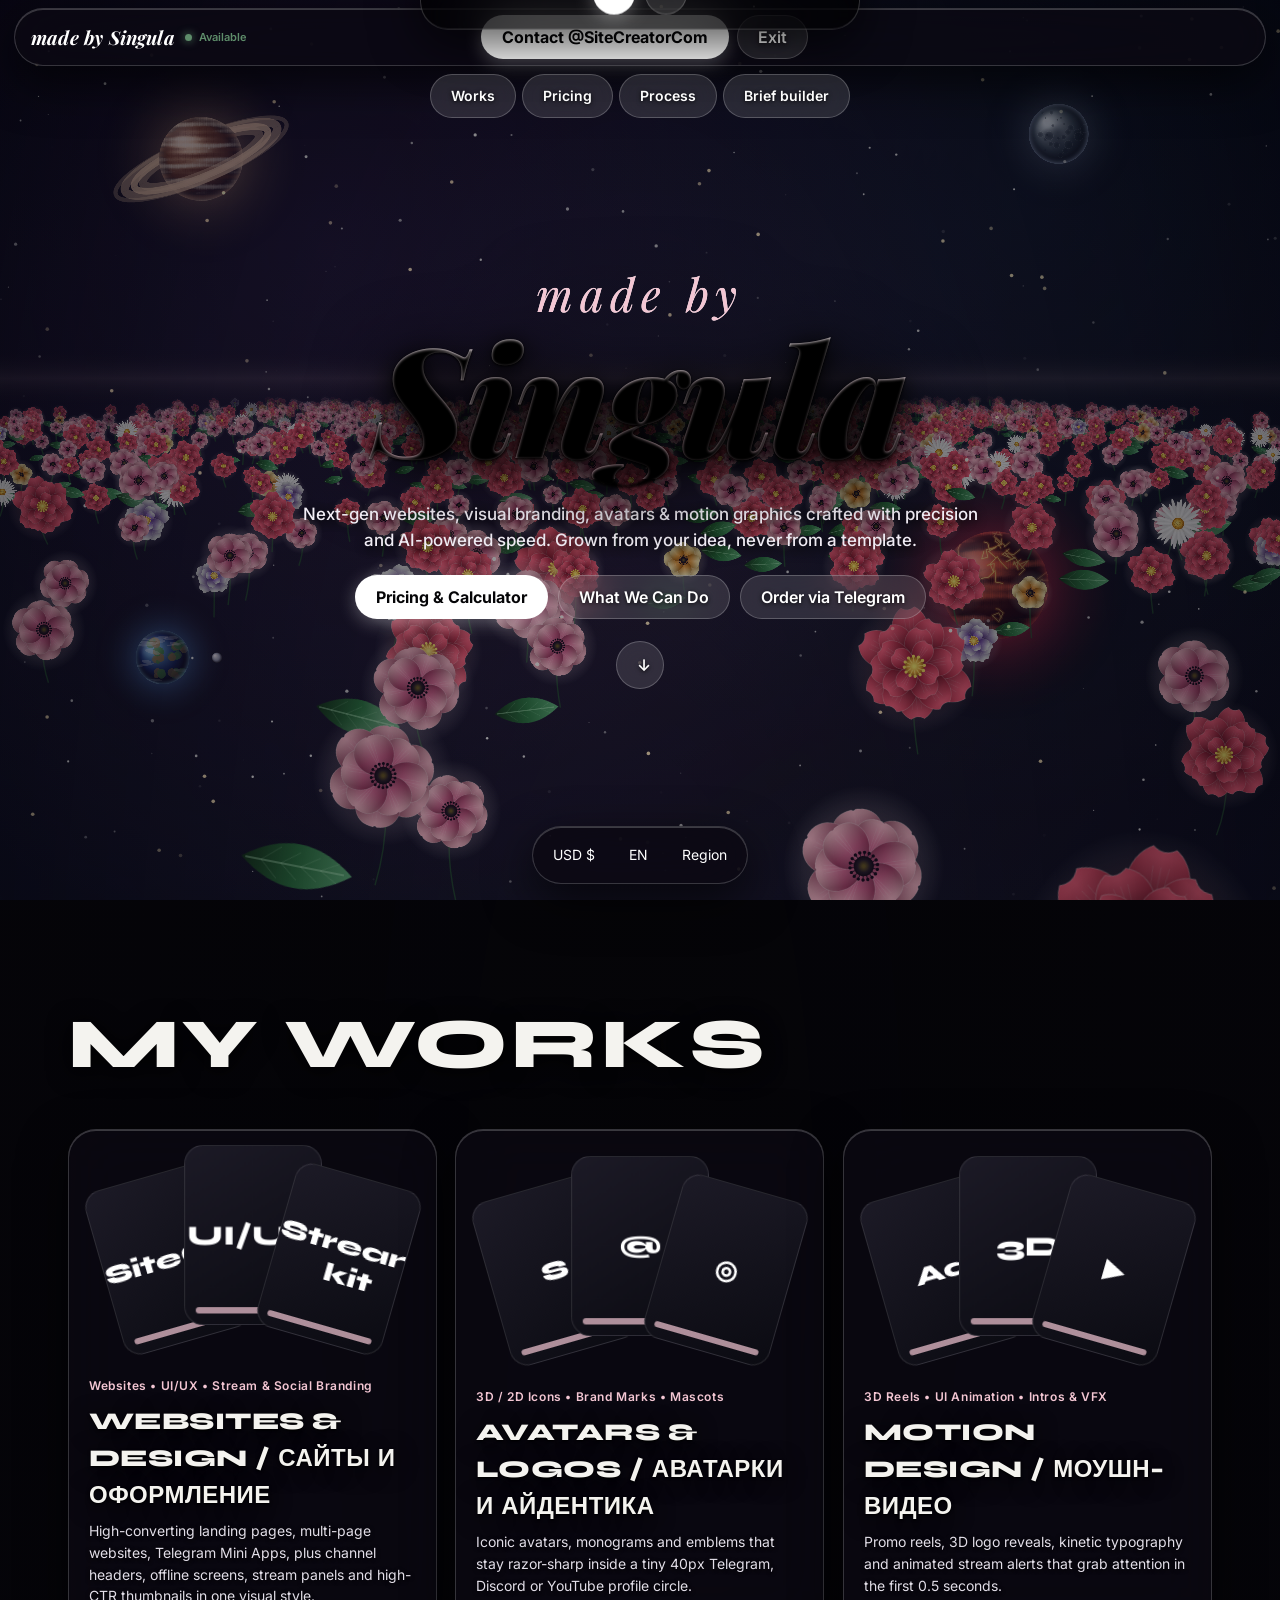
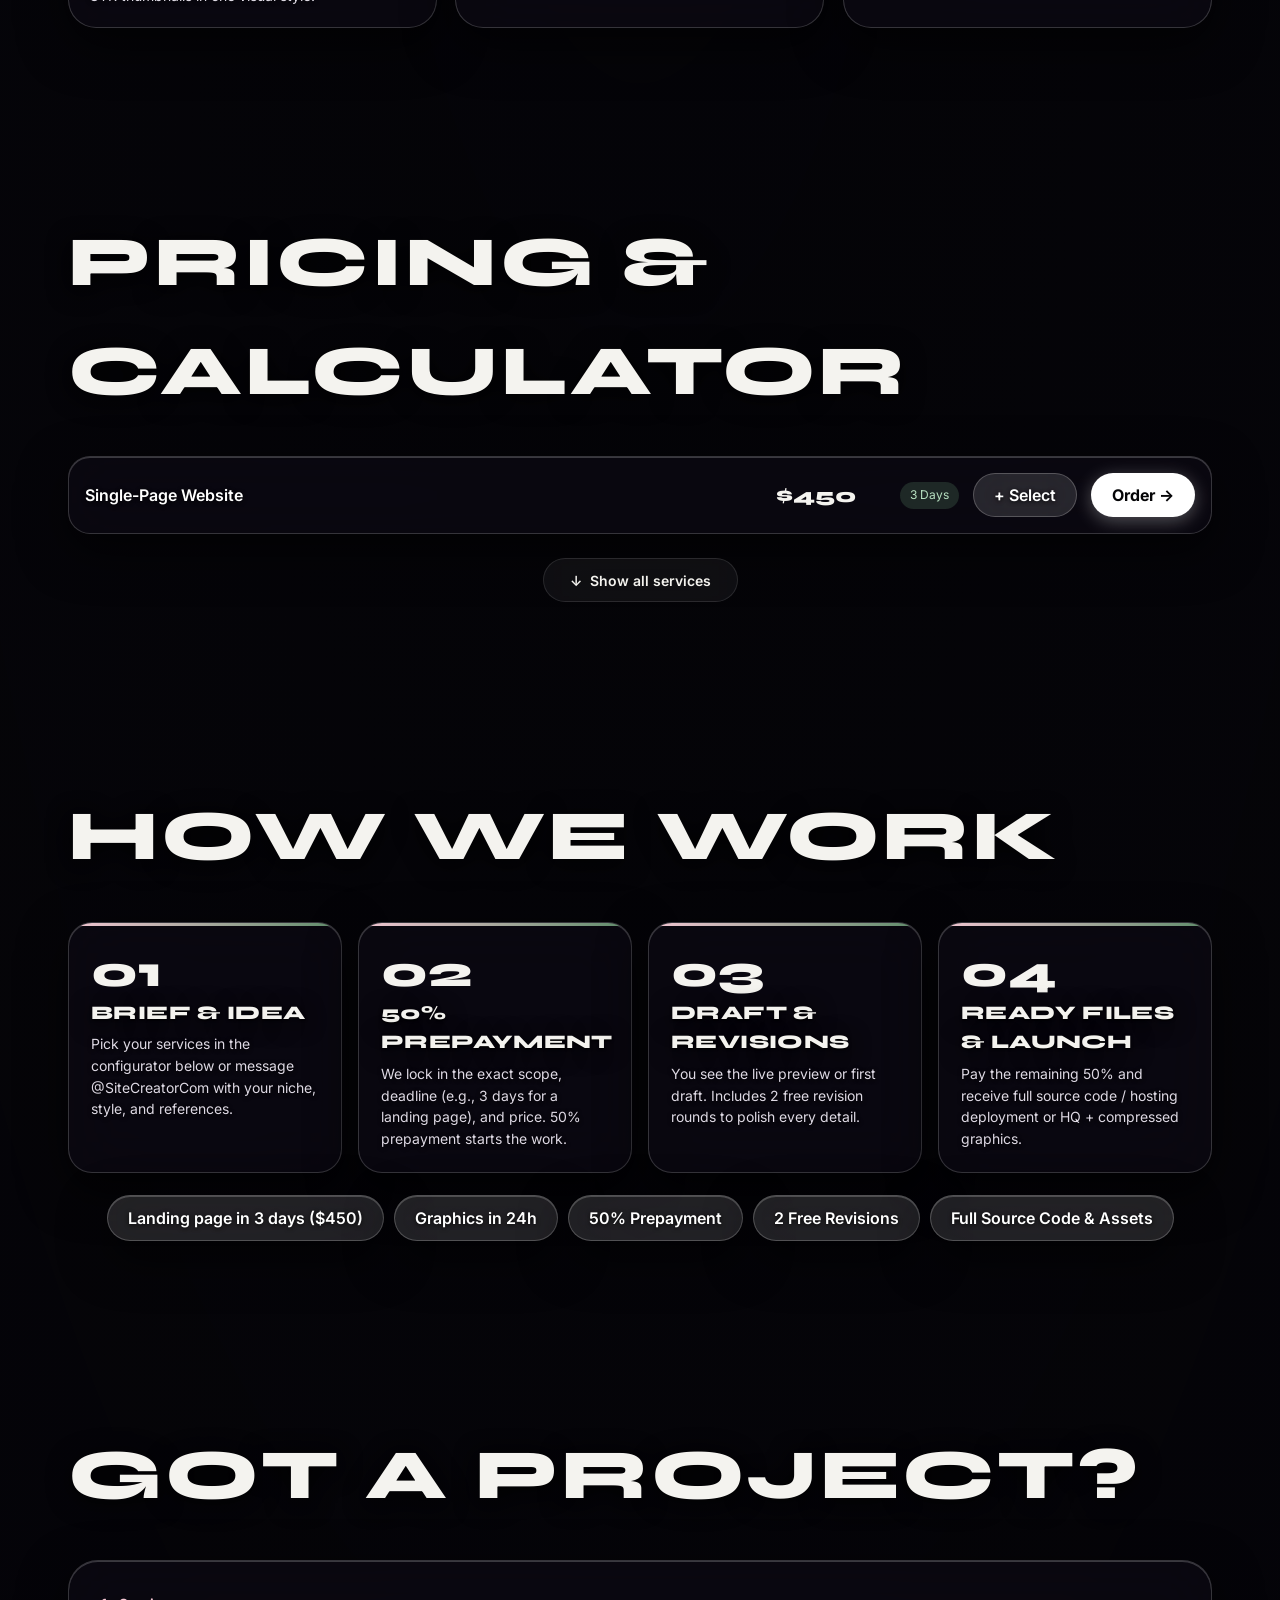
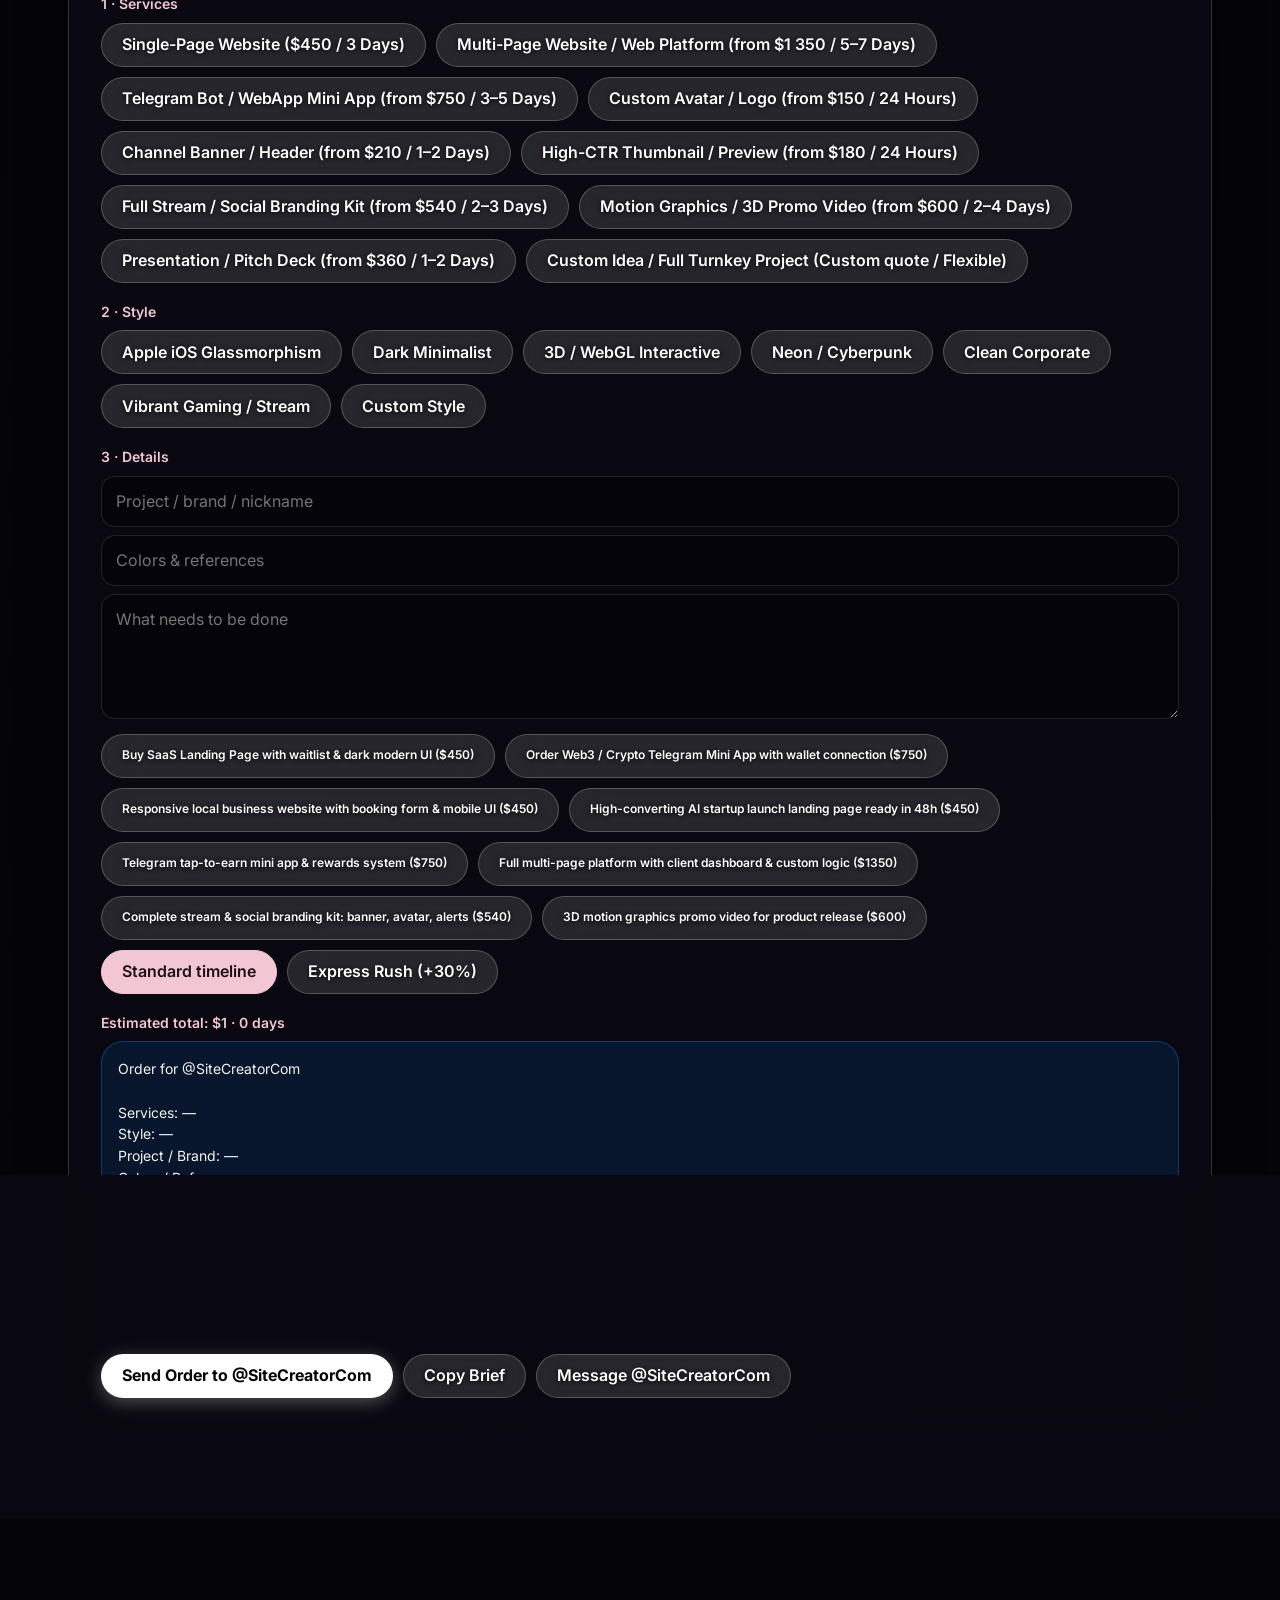
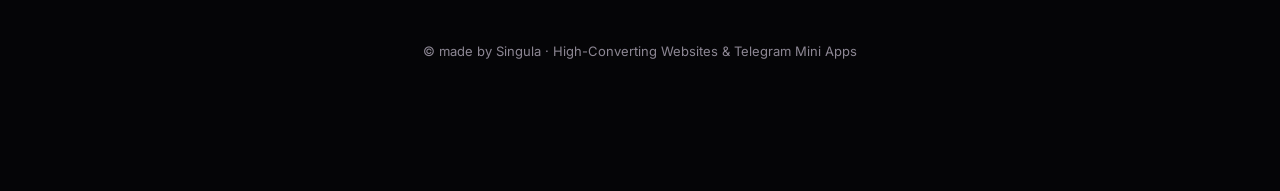
<file: index.html>
<!DOCTYPE html>
<html lang="en">
<head>
<meta charset="utf-8">
<meta name="viewport" content="width=device-width,initial-scale=1,viewport-fit=cover">
<title>Buy Websites, Landing Pages &amp; Telegram Mini Apps — Singula</title>
<meta name="description" content="Buy high-converting custom websites, SaaS landing pages, and Web3 Telegram Mini Apps built in 48-72h. Production-ready clean code, glassmorphic dark UI, flat transparent pricing from $150. Full source code &amp; 2 free revision rounds included.">
<meta name="keywords" content="buy website, buy landing page, buy saas website, hire telegram mini app developer, buy telegram bot, telegram mini app development, custom landing page design, fast web development 48h, order landing page, responsive website for sale, hire frontend developer, cheap website for business, web3 telegram app, ton mini app developer, buy portfolio website, indie hacker landing page, order custom website, landing page designer hire">
<meta name="robots" content="index, follow, max-image-preview:large, max-snippet:-1, max-video-preview:-1">
<meta name="author" content="Singula">
<link rel="canonical" href="https://creatorsiteapp.github.io/">

<!-- Open Graph / Social Sharing -->
<meta property="og:type" content="website">
<meta property="og:locale" content="en_US">
<meta property="og:url" content="https://creatorsiteapp.github.io/">
<meta property="og:site_name" content="SiteCreator">
<meta property="og:title" content="Buy Custom Websites &amp; Telegram Mini Apps in 48h — SiteCreator">
<meta property="og:description" content="High-converting SaaS landing pages and Web3 Telegram Mini Apps from $150. 48h turnaround, modern glassmorphic dark UI, clean production code.">
<meta property="og:image" content="https://creatorsiteapp.github.io/preview.png">
<meta property="og:image:type" content="image/png">
<meta property="og:image:width" content="1200">
<meta property="og:image:height" content="630">
<meta property="og:image:alt" content="SiteCreator — Custom Websites &amp; Telegram Mini Apps from $150">

<!-- Twitter Card -->
<meta name="twitter:card" content="summary_large_image">
<meta name="twitter:title" content="Buy Custom Websites &amp; Telegram Mini Apps in 48h — SiteCreator">
<meta name="twitter:description" content="High-converting landing pages &amp; Telegram WebApps from $150. 48h turnaround, custom animations, 2 free revisions.">
<meta name="twitter:image" content="https://creatorsiteapp.github.io/preview.png">
<meta name="twitter:image:alt" content="SiteCreator — Custom Websites &amp; Telegram Mini Apps from $150">

<!-- Custom Vector SVG Favicon (No generic globe) -->
<link rel="icon" type="image/svg+xml" href="data:image/svg+xml,%3Csvg xmlns='http://www.w3.org/2000/svg' viewBox='0 0 64 64'%3E%3Cdefs%3E%3ClinearGradient id='g' x1='0%25' y1='0%25' x2='100%25' y2='100%25'%3E%3Cstop offset='0%25' stop-color='%23F3C6D3'/%3E%3Cstop offset='100%25' stop-color='%235E8C6A'/%3E%3C/linearGradient%3E%3C/defs%3E%3Crect width='64' height='64' rx='16' fill='%23050507' stroke='rgba(255,255,255,0.2)' stroke-width='2'/%3E%3Cpath d='M42 22 C38 16 26 16 22 22 C18 28 46 32 42 42 C38 48 24 48 20 42' fill='none' stroke='url(%23g)' stroke-width='5.5' stroke-linecap='round' stroke-linejoin='round'/%3E%3Ccircle cx='44' cy='20' r='3.5' fill='%23F3C6D3'/%3E%3Ccircle cx='20' cy='44' r='3.5' fill='%235E8C6A'/%3E%3C/svg%3E">

<!-- Schema.org Structured Data for Google Search Ranking -->
<script type="application/ld+json">
{
  "@context": "https://schema.org",
  "@type": "ProfessionalService",
  "name": "SiteCreator",
  "image": "https://creatorsiteapp.github.io/preview.png",
  "url": "https://creatorsiteapp.github.io/",
  "description": "High-converting custom websites, SaaS landing pages, and Web3 Telegram Mini Apps delivered in 48-72h.",
  "priceRange": "$$",
  "currenciesAccepted": "USD, EUR, USDT, GBP",
  "paymentAccepted": "Credit Card, Cryptocurrency, PayPal",
  "hasOfferCatalog": {
    "@type": "OfferCatalog",
    "name": "Web Development Services",
    "itemListElement": [
      {
        "@type": "Offer",
        "itemOffered": {
          "@type": "Service",
          "name": "Single-Page Website / SaaS Landing Page",
          "description": "Modern responsive single-page landing page with custom glassmorphism and animations in 3 days."
        },
        "price": "150",
        "priceCurrency": "USD"
      },
      {
        "@type": "Offer",
        "itemOffered": {
          "@type": "Service",
          "name": "Telegram Bot / WebApp Mini App",
          "description": "Custom Web3 / crypto Telegram Mini App with wallet connection, rewards, or tap mechanics."
        },
        "price": "250",
        "priceCurrency": "USD"
      },
      {
        "@type": "Offer",
        "itemOffered": {
          "@type": "Service",
          "name": "Multi-Page Web Platform",
          "description": "Full-scale multi-page website or web application with custom logic."
        },
        "price": "450",
        "priceCurrency": "USD"
      }
    ]
  }
}
</script>

<link rel="stylesheet" href="https://fonts.googleapis.com/css2?family=Syne:wght@700;800&family=Inter:wght@400;500;600&family=Playfair+Display:ital,wght@1,400;1,700;1,900&display=swap">
<style>
:root{--g:rgba(255,255,255,.05);--b:rgba(255,255,255,.11);--pk:#F3C6D3;--sg:#5E8C6A;--cr:#F4F3EF;--sp:cubic-bezier(.16,1,.3,1);box-sizing:border-box}
*{box-sizing:border-box;-webkit-tap-highlight-color:transparent}
html{scroll-behavior:smooth;-webkit-text-size-adjust:100%}
body{margin:0;background:#050507;color:var(--cr);font:400 16px/1.55 Inter,-apple-system,"SF Pro Display",sans-serif;overflow-x:hidden;min-height:100dvh}
@media(pointer:fine){body,a,button{cursor:none}}
canvas#c{position:fixed;inset:0;width:100%;height:100dvh;z-index:0;pointer-events:none}
main,footer,header{position:relative;z-index:2}
main{background:radial-gradient(ellipse 95% 75% at 50% 25%,rgba(5,4,10,.35) 0,rgba(5,4,10,.72) 100%)}
.g{background:rgba(12,9,18,.82);border:1px solid rgba(255,255,255,.18);box-shadow:0 16px 48px rgba(0,0,0,.65),inset 0 1px 0 rgba(255,255,255,.2);backdrop-filter:blur(28px) saturate(190%);-webkit-backdrop-filter:blur(28px) saturate(190%)}
h1,h2,h3{font-family:Syne,sans-serif;font-weight:800;text-transform:uppercase;margin:0;letter-spacing:.03em;text-shadow:0 4px 22px rgba(0,0,0,.95),0 1px 3px #000}
button,input,textarea{font:inherit;color:inherit}
button{min-height:44px;border:0;transition:transform .5s var(--sp),background .3s;touch-action:manipulation}
button:active{transform:scale(.96)}
.pill{border-radius:99px;padding:0 20px;background:rgba(255,255,255,.12);border:1px solid rgba(255,255,255,.22);color:#fff;font-weight:600;text-shadow:0 1px 4px rgba(0,0,0,.85);backdrop-filter:blur(20px);touch-action:manipulation}
.pill.w,.w{background:#fff;color:#050507;font-weight:700;text-shadow:none;box-shadow:0 4px 18px rgba(255,255,255,.3)}
.pill.on{background:var(--pk);color:#1a1016;border-color:var(--pk);text-shadow:none}
header{position:fixed;top:0;left:0;right:0;z-index:100;padding:max(8px,env(safe-area-inset-top)) 14px 0}
.hr{display:grid;grid-template-columns:1fr auto 1fr;align-items:center;gap:8px;padding:6px 8px 6px 16px;border-radius:99px;margin-bottom:8px}
.br{font:italic 700 19px "Playfair Display",Georgia,serif;text-transform:none;letter-spacing:.01em;border:0;background:none;color:#fff;text-align:left;padding:0;display:flex;gap:10px;align-items:center;min-width:0}
.live-dot{width:7px;height:7px;border-radius:50%;background:var(--sg);display:inline-block;box-shadow:0 0 8px var(--sg);margin-right:2px}
.br small{font:600 11px Inter;color:var(--sg);white-space:nowrap;display:flex;align-items:center;gap:5px;letter-spacing:0}
.ra{display:flex;gap:8px;justify-content:flex-end}
nav{display:flex;gap:6px;overflow-x:auto;justify-content:center;scrollbar-width:none}
nav button{white-space:nowrap;font-size:14px}
section{padding:90px 18px;max-width:1180px;margin:auto}
.hero{min-height:100dvh;display:flex;flex-direction:column;align-items:center;justify-content:center;text-align:center;padding-top:150px;gap:22px}
#ht{font:italic 900 clamp(3.6rem,13vw,9.5rem)/.98 "Playfair Display",Georgia,serif;text-transform:none;letter-spacing:-.01em;filter:drop-shadow(0 10px 36px rgba(0,0,0,.95));background:linear-gradient(180deg,#FFFFFF 0%,#FBE9F0 50%,#F3C6D3 100%);-webkit-background-clip:text;background-clip:text;color:transparent;-webkit-text-fill-color:transparent;overflow-wrap:normal;word-break:keep-all;max-width:960px;margin:0 auto}
.sub{max-width:680px;color:#f3eff7;font-weight:500;font-size:17px;text-shadow:0 2px 10px rgba(0,0,0,.95);margin:0}
.row{display:flex;flex-wrap:wrap;gap:10px;justify-content:center}
.dn{width:48px;height:48px;border-radius:50%;animation:pu 2.4s infinite}
@keyframes pu{50%{transform:translateY(6px);box-shadow:0 0 22px rgba(255,255,255,.3)}}
h2{font-size:clamp(2rem,6vw,4.4rem);margin-bottom:30px;letter-spacing:.04em;text-shadow:0 4px 24px rgba(0,0,0,.95)}
.cards{display:grid;grid-template-columns:repeat(auto-fit,minmax(280px,1fr));gap:18px}
.card{border-radius:28px;padding:20px;text-align:left;display:block;width:100%;height:auto}
.stk{height:210px;position:relative;perspective:700px;margin-bottom:12px}
.m{position:absolute;left:50%;top:14px;width:130px;height:170px;margin-left:-65px;border-radius:18px;display:grid;place-items:center;font:800 26px Syne;color:#fff;background:linear-gradient(150deg,#1c1a26,#0b0b12);border:1px solid var(--b);transition:transform .8s var(--sp);will-change:transform;text-align:center;overflow:hidden}
.m:nth-child(1){transform:rotate(-5deg)}.m:nth-child(2){transform:translateY(-6px)}.m:nth-child(3){transform:rotate(5deg)}
.card:hover .m:nth-child(1),.card.on .m:nth-child(1){transform:translate3d(-86px,10px,0) rotate(-16deg)}
.card:hover .m:nth-child(3),.card.on .m:nth-child(3){transform:translate3d(86px,10px,0) rotate(16deg)}
.card:hover .m:nth-child(2),.card.on .m:nth-child(2){transform:translate3d(0,-14px,0) scale(1.06)}
.m i{position:absolute;inset:auto 10px 10px;height:6px;border-radius:9px;background:var(--pk);opacity:.7}
.tag{font-size:12px;color:var(--pk);font-weight:600;letter-spacing:.05em}
.card h3{font-size:1.5rem;margin:6px 0;letter-spacing:.02em}.card p{margin:0;color:#e2dee8;font-size:14px;text-shadow:0 1px 4px rgba(0,0,0,.85)}
.pr{border-radius:22px;margin-bottom:10px;padding:10px 16px;transition:transform .5s var(--sp),background .4s}
.pr:hover{background:rgba(255,255,255,.09);transform:scale(1.01)}
.ph{display:flex;flex-wrap:wrap;align-items:center;gap:10px 14px;min-height:56px}
.ph b{flex:1 1 220px;font-weight:600;color:#fff;text-shadow:0 1px 4px rgba(0,0,0,.85)}
.pv{font:800 20px Syne;min-width:110px}
.bd{font-size:12px;padding:4px 10px;border-radius:99px;background:rgba(94,140,106,.25);color:#b7e0c1}
.pd{display:grid;grid-template-rows:0fr;transition:grid-template-rows .6s var(--sp)}
.pd>div{overflow:hidden;color:#ded9e4;font-size:14px;text-shadow:0 1px 4px rgba(0,0,0,.85)}
.pr:hover .pd,.pr.open .pd{grid-template-rows:1fr}
.pd p{margin:8px 0 6px}
.steps{display:grid;grid-template-columns:repeat(auto-fit,minmax(230px,1fr));gap:16px}
.st{border-radius:24px;padding:22px;position:relative;overflow:hidden}
.st::before{content:"";position:absolute;left:0;top:0;height:3px;width:0;background:linear-gradient(90deg,var(--pk),var(--sg));transition:width .9s var(--sp)}
.st:hover::before,.rv.in .st::before{width:100%}
.st em{font:800 44px Syne;font-style:normal;display:inline-block;transition:transform .6s var(--sp);transform-origin:left}
.st:hover em{transform:scale(1.25)}
.st h3{font-size:1.2rem;letter-spacing:.02em}.st p{color:#ded9e4;font-size:14px;margin:6px 0 0;text-shadow:0 1px 4px rgba(0,0,0,.85)}
.bf{border-radius:30px;padding:clamp(16px,3vw,32px);display:grid;gap:18px}
.bf h4{margin:0 0 8px;font-size:14px;color:var(--pk);font-weight:600}
input,textarea{width:100%;font-size:16px;padding:12px 14px;border-radius:14px;background:rgba(0,0,0,.35);border:1px solid var(--b);outline:0;margin-bottom:8px}
input:focus,textarea:focus{border-color:var(--pk)}
.pv2{border-radius:22px;padding:16px;background:rgba(10,132,255,.12);border:1px solid rgba(10,132,255,.35);white-space:pre-wrap;font-size:14px;max-height:320px;overflow:auto}
footer{padding:120px 18px 130px;text-align:center;color:#8d8794;font-size:13px}
#bh{position:fixed;left:0;top:0;width:18px;height:18px;margin:-9px 0 0 -9px;border-radius:50%;background:#000;z-index:300;pointer-events:none;box-shadow:0 0 0 2px rgba(255,255,255,.6),0 0 18px 6px rgba(243,198,211,.4);transition:width .5s var(--sp),height .5s var(--sp),margin .5s var(--sp),box-shadow .4s}
#bh::after{content:"";position:absolute;inset:-7px;border-radius:50%;border:2px dotted rgba(255,255,255,.55);animation:sp 3s linear infinite}
@keyframes sp{to{transform:rotate(360deg)}}
#bh.h{width:44px;height:44px;margin:-22px 0 0 -22px;box-shadow:0 0 0 2px #fff,0 0 34px 12px rgba(255,255,255,.45)}
@media(pointer:coarse){#bh{display:none}}
#dock{position:fixed;left:50%;transform:translateX(-50%);bottom:max(16px,env(safe-area-inset-bottom));z-index:150;display:flex;gap:6px;padding:6px;border-radius:99px}
#dock button{border-radius:99px;background:none;color:#fff;padding:0 14px;font-size:14px}
#geo{position:fixed;left:50%;top:calc(max(8px,env(safe-area-inset-top)) + 72px);transform:translate(-50%,-160%);z-index:200;width:min(92vw,440px);border-radius:28px;padding:14px 16px;transition:transform .8s var(--sp);background:rgba(0,0,0,.7);text-align:center}
#geo.on{transform:translate(-50%,0)}#geo p{margin:0 0 10px;font-size:14px}
#ov{position:fixed;inset:0;z-index:250;background:rgba(0,0,0,.5);backdrop-filter:blur(8px);display:flex;align-items:center;justify-content:center;opacity:0;pointer-events:none;transition:opacity .4s}
#ov.on{opacity:1;pointer-events:auto}
#pn{width:min(94vw,520px);max-height:80dvh;overflow:auto;border-radius:30px;padding:18px;background:rgba(20,20,28,.85);transform:scale(.92);transition:transform .6s var(--sp)}
#ov.on #pn{transform:none}
#pn .row{justify-content:flex-start}#pn p{color:#cfcad3;font-size:14px}
#ts{position:fixed;left:50%;bottom:90px;transform:translate(-50%,40px);opacity:0;z-index:300;padding:10px 18px;border-radius:99px;background:#fff;color:#000;transition:.5s var(--sp);font-size:14px}
#ts.on{transform:translate(-50%,0);opacity:1}
.rv{opacity:0;transform:translateY(28px);transition:opacity .9s var(--sp),transform .9s var(--sp)}.rv.in{opacity:1;transform:none}
@media(prefers-reduced-motion:reduce){*{animation:none!important}.rv{opacity:1;transform:none}}
.card,.bf{position:relative;transform:perspective(900px) rotateX(var(--rx,0deg)) rotateY(var(--ry,0deg));transition:transform .25s ease-out}
.card::after,.bf::after{content:"";position:absolute;inset:0;border-radius:inherit;pointer-events:none;background:radial-gradient(circle 170px at var(--gx,50%) var(--gy,50%),rgba(255,255,255,.2),transparent);opacity:0;transition:opacity .4s}
.card:hover::after,.bf:hover::after{opacity:1}
.pr{position:relative;overflow:hidden}
.pr::before{content:"";position:absolute;top:0;bottom:0;left:0;width:45%;background:linear-gradient(100deg,transparent,rgba(255,255,255,.14),transparent);transform:translateX(-120%);pointer-events:none}
.pr:hover::before{animation:wv 1.1s var(--sp)}@keyframes wv{to{transform:translateX(330%)}}
#rows-extra{display:grid;grid-template-rows:0fr;transition:grid-template-rows 1s cubic-bezier(.16,1,.3,1)}
#rows-extra>div{overflow:hidden}
#rows-extra.open{grid-template-rows:1fr}
.xwrap{text-align:center;margin-top:14px}
#xbtn{display:inline-flex;align-items:center;gap:8px;padding:0 26px;min-height:44px;border-radius:99px;background:var(--g);border:1px solid var(--b);color:var(--cr);font-size:14px;font-weight:600;backdrop-filter:blur(20px);transition:background .3s,box-shadow .3s}
#xbtn:hover{background:rgba(255,255,255,.09);box-shadow:0 0 18px rgba(243,198,211,.2)}
#xbtn .xa{transition:transform .6s cubic-bezier(.16,1,.3,1);display:inline-block}
#xbtn.open .xa{transform:rotate(180deg)}
.pv{display:inline-block;transition:transform .6s var(--sp)}.pr:hover .pv{transform:scale(1.14)}
.pr:hover .bd{animation:bp .9s ease-in-out infinite}@keyframes bp{50%{transform:scale(1.12);box-shadow:0 0 14px rgba(94,140,106,.7)}}

/* COMPREHENSIVE NATIVE MOBILE OPTIMIZATIONS */
@media(max-width:768px){
  header{padding:max(6px,env(safe-area-inset-top)) 10px 0}
  .hr{grid-template-columns:auto 1fr auto;gap:6px;padding:5px 8px 5px 12px;margin-bottom:6px}
  .br{font-size:15px;gap:6px}
  .br small{font-size:10px}
  .br span{display:none}
  .sad{font-size:clamp(18px,4.5vw,24px);padding:0 2px}
  .ra{gap:6px}
  .ra .pill{height:36px;min-height:36px;padding:0 12px;font-size:12px}
  .ra .w{display:none}
  nav{justify-content:flex-start;padding:0 4px 4px;gap:6px;-webkit-overflow-scrolling:touch}
  nav button{height:36px;min-height:36px;padding:0 14px;font-size:13px}

  .hero{padding-top:125px;padding-bottom:30px;min-height:auto;gap:18px}
  #ht{font-size:clamp(3rem,17vw,5rem);line-height:1}
  .sub{font-size:14px;line-height:1.55;padding:0 6px}
  .hero .row{flex-direction:column;width:100%;max-width:320px;gap:8px}
  .hero .row .pill{width:100%;justify-content:center;text-align:center;min-height:46px;line-height:46px;font-size:15px}
  .dn{margin-top:6px;width:42px;height:42px}

  section{padding:54px 14px}
  h2{font-size:clamp(1.75rem,6.2vw,2.4rem);margin-bottom:20px}

  .cards{grid-template-columns:1fr;gap:14px}
  .card{padding:18px 16px;border-radius:24px}
  .stk{height:165px;margin-bottom:8px}
  .m{width:110px;height:140px;margin-left:-55px;font-size:22px}
  .card:hover .m:nth-child(1),.card.on .m:nth-child(1){transform:translate3d(-60px,8px,0) rotate(-14deg)}
  .card:hover .m:nth-child(3),.card.on .m:nth-child(3){transform:translate3d(60px,8px,0) rotate(14deg)}
  .card:hover .m:nth-child(2),.card.on .m:nth-child(2){transform:translate3d(0,-10px,0) scale(1.04)}

  .steps{grid-template-columns:1fr;gap:12px}
  .st{padding:18px 16px;border-radius:20px}
  .st em{font-size:34px}
  .st h3{font-size:1.1rem}
  .st p{font-size:13px}
  #h .row{display:flex;flex-wrap:wrap;gap:6px;justify-content:center}
  #h .row .pill{line-height:36px!important;padding:0 12px!important;font-size:12px!important}

  .bf{padding:16px 14px;border-radius:24px;gap:16px}
  .bf h4{font-size:13px;margin:0 0 6px}
  #sc,#vc,#tc{gap:6px}
  #sc .pill,#vc .pill,#tc .pill{font-size:13px;padding:9px 13px;min-height:40px;line-height:1.35;white-space:normal;text-align:left;border-radius:16px}
  input,textarea{font-size:16px!important;padding:12px 14px;border-radius:14px;min-height:46px;margin-bottom:6px}
  #u0,#u1{flex:1 1 130px;min-height:42px;height:42px;font-size:13px;padding:0 10px;text-align:center}
  .pv2{padding:14px 12px;font-size:13px;line-height:1.45;border-radius:18px;max-height:240px}
  .bf .row:last-child{display:flex;flex-direction:column;gap:8px;width:100%}
  .bf .row:last-child .pill{width:100%;text-align:center;justify-content:center;height:48px;min-height:48px;font-size:14px;font-weight:600}

  footer{padding:80px 14px calc(100px + env(safe-area-inset-bottom));font-size:12px}
  #dock{bottom:max(12px,env(safe-area-inset-bottom));padding:4px;gap:4px;background:rgba(15,15,22,.88);backdrop-filter:blur(24px);-webkit-backdrop-filter:blur(24px);box-shadow:0 8px 32px rgba(0,0,0,.6);border:1px solid rgba(255,255,255,.14)}
  #dock button{padding:0 12px;font-size:12px;height:36px;min-height:36px}
  #ts{bottom:76px;font-size:13px;padding:8px 16px;max-width:88vw;white-space:nowrap;overflow:hidden;text-overflow:ellipsis}
  #ov{align-items:flex-end}
  #pn{width:100%;border-radius:26px 26px 0 0;padding:20px 16px max(24px,env(safe-area-inset-bottom));max-height:85dvh;-webkit-overflow-scrolling:touch;transform:translateY(100%)}
  #pn::before{content:"";display:block;width:44px;height:5px;border-radius:9px;background:rgba(255,255,255,.35);margin:0 auto 14px}
  #pn .row button{flex:1 1 120px;min-height:42px;font-size:13px}
  #geo{width:min(94vw,380px);padding:14px;border-radius:22px;top:calc(max(6px,env(safe-area-inset-top)) + 64px)}
  #geo p{font-size:13px;margin-bottom:8px}
  #geo .row .pill{flex:1 1 110px;min-height:40px;font-size:13px}
}

@media(max-width:640px){
  .pr{padding:14px;border-radius:20px;margin-bottom:10px}
  .ph{display:grid;grid-template-columns:1fr auto;gap:8px 8px;align-items:center;min-height:auto}
  .ph b{grid-column:1;font-size:15px;line-height:1.3;flex:none}
  .ph .pv{grid-column:2;text-align:right;font-size:18px;min-width:auto}
  .ph .bd{grid-column:1 / -1;justify-self:start;font-size:11px;padding:3px 9px;margin-top:-2px}
  .ph .sl{grid-column:1;width:100%;min-height:42px;height:42px;font-size:13px;padding:0 8px;text-align:center}
  .ph .od{grid-column:2;width:100%;min-height:42px;height:42px;font-size:13px;padding:0 12px;text-align:center}
  .pd>div{font-size:13px;line-height:1.45}
}
#ht .mb{display:block;font-size:.3em;font-weight:400;letter-spacing:.14em;margin-bottom:.12em;color:var(--pk);-webkit-text-fill-color:var(--pk);text-shadow:none}
#ht .sg{display:block;padding:0 .08em .06em}
</style>
</head>
<body>
<canvas id="c"></canvas><div id="bh"></div>
<header>
<div class="hr g"><button class="br" onclick="scrollTo({top:0})">made by Singula <small><span class="live-dot"></span> Available</small></button><div class="ra"><button class="pill w" data-i="contact" onclick="open('https://t.me/SiteCreatorCom')"></button><button class="pill" onclick="exitSheet()">Exit</button></div></div>
<nav><button class="pill" data-i="works" onclick="go('w')"></button><button class="pill" data-i="pricing" onclick="go('p')"></button><button class="pill" data-i="process" onclick="go('h')"></button><button class="pill" data-i="brief" onclick="go('b')"></button></nav>
</header>
<div id="geo" class="g"><p id="gt"></p><div class="row"><button class="pill w" id="gy"></button><button class="pill" id="gn"></button></div></div>
<main>
<section class="hero"><h1 id="ht"><span class="mb">made by</span><span class="sg">Singula</span></h1><p class="sub" data-i="sub"></p>
<div class="row"><button class="pill w" data-i="p1" onclick="go('p')"></button><button class="pill" data-i="p2" onclick="go('w')"></button><button class="pill" data-i="p3" onclick="go('b')"></button></div>
<button class="pill dn" onclick="go('w')">↓</button></section>
<section id="w" class="rv"><h2 data-i="hw"></h2><div class="cards" id="cards"></div></section>
<section id="p" class="rv"><h2 data-i="hp"></h2><div id="rows"></div></section>
<section id="h" class="rv"><h2 data-i="hpr"></h2><div class="steps">
<div class="st g"><em>01</em><h3>Brief & Idea</h3><p>Pick your services in the configurator below or message @SiteCreatorCom with your niche, style, and references.</p></div>
<div class="st g"><em>02</em><h3>50% Prepayment</h3><p>We lock in the exact scope, deadline (e.g., 3 days for a landing page), and price. 50% prepayment starts the work.</p></div>
<div class="st g"><em>03</em><h3>Draft & Revisions</h3><p>You see the live preview or first draft. Includes 2 free revision rounds to polish every detail.</p></div>
<div class="st g"><em>04</em><h3>Ready Files & Launch</h3><p>Pay the remaining 50% and receive full source code / hosting deployment or HQ + compressed graphics.</p></div></div>
<div class="row" style="margin-top:22px"><span class="pill g" style="line-height:44px">Landing page in 3 days ($450)</span><span class="pill g" style="line-height:44px">Graphics in 24h</span><span class="pill g" style="line-height:44px">50% Prepayment</span><span class="pill g" style="line-height:44px">2 Free Revisions</span><span class="pill g" style="line-height:44px">Full Source Code & Assets</span></div></section>
<section id="b" class="rv"><h2 data-i="hb"></h2><div class="bf g">
<div><h4>1 · Services</h4><div class="row" id="sc" style="justify-content:flex-start"></div></div>
<div><h4>2 · Style</h4><div class="row" id="vc" style="justify-content:flex-start"></div></div>
<div><h4>3 · Details</h4><input id="nm" placeholder="Project / brand / nickname"><input id="cl" placeholder="Colors & references"><textarea id="ds" rows="4" placeholder="What needs to be done"></textarea>
<div class="row" id="tc" style="justify-content:flex-start"></div>
<div class="row" style="justify-content:flex-start;margin-top:10px"><button class="pill on" id="u0">Standard timeline</button><button class="pill" id="u1">Express Rush (+30%)</button></div></div>
<div><h4 id="tot"></h4><div class="pv2" id="pv"></div></div>
<div class="row" style="justify-content:flex-start"><button class="pill w" data-i="send" onclick="send()"></button><button class="pill" data-i="copy" onclick="cp(1)"></button><button class="pill" data-i="direct" onclick="open('https://t.me/SiteCreatorCom')"></button></div></div></section>
</main>
<footer>© made by Singula · High-Converting Websites & Telegram Mini Apps</footer>
<div id="dock" class="g"><button id="bc" onclick="curSheet()"></button><button id="bl" onclick="langSheet()"></button><button onclick="geoSheet()">Region</button></div>
<div id="ov"><div id="pn" class="g"></div></div><div id="ts"></div>
<script>
const $=i=>document.getElementById(i),T='SiteCreatorCom';
const K='works,pricing,process,brief,contact,sub,p1,p2,p3,hw,hp,hpr,hb,sel,ord,from,custom,send,copy,direct,total,days'.split(',');
const D={
en:"Works|Pricing|Process|Brief builder|Contact @SiteCreatorCom|Next-gen websites, visual branding, avatars & motion graphics crafted with precision and AI-powered speed. Grown from your idea, never from a template.|Pricing & Calculator|What We Can Do|Order via Telegram|MY WORKS|PRICING & CALCULATOR|HOW WE WORK|GOT A PROJECT?|+ Select|Order →|from|Custom quote|Send Order to @SiteCreatorCom|Copy Brief|Message @SiteCreatorCom|Estimated total|days",
ru:"Работы|Цены|Процесс|Бриф|Написать @SiteCreatorCom|Сайты нового поколения, оформление, аватарки и моушн-графика. Вырастает из твоей идеи, а не из шаблона.|Цены и калькулятор|Что мы умеем|Заказ в Telegram|МОИ РАБОТЫ|ЦЕНЫ И КАЛЬКУЛЯТОР|КАК МЫ РАБОТАЕМ|ЕСТЬ ПРОЕКТ?|+ Выбрать|Заказать →|от|Индивидуально|Отправить заказ @SiteCreatorCom|Скопировать бриф|Написать @SiteCreatorCom|Итого|дн.",
ua:"Роботи|Ціни|Процес|Бриф|Написати @SiteCreatorCom|Сайти нового покоління, оформлення, аватарки та моушн-графіка. Виростає з твоєї ідеї, а не з шаблону.|Ціни та калькулятор|Що ми вміємо|Замовлення в Telegram|МОЇ РОБОТИ|ЦІНИ ТА КАЛЬКУЛЯТОР|ЯК МИ ПРАЦЮЄМО|Є ПРОЄКТ?|+ Обрати|Замовити →|від|Індивідуально|Надіслати замовлення @SiteCreatorCom|Скопіювати бриф|Написати @SiteCreatorCom|Разом|дн.",
de:"Arbeiten|Preise|Ablauf|Brief-Builder|@SiteCreatorCom kontaktieren|Websites der nächsten Generation, Branding, Avatare & Motion Graphics. Aus deiner Idee gewachsen, nie aus einer Vorlage.|Preise & Rechner|Was wir können|Telegram-Bestellung|MEINE ARBEITEN|PREISE & RECHNER|SO ARBEITE ICH|PROJEKT?|+ Wählen|Bestellen →|ab|Individuell|Bestellung an @SiteCreatorCom senden|Brief kopieren|@SiteCreatorCom öffnen|Geschätzt|Tage",
es:"Trabajos|Precios|Proceso|Brief|Contactar @SiteCreatorCom|Sitios web de nueva generación, branding, avatares y motion graphics. Nace de tu idea, nunca de una plantilla.|Precios y calculadora|Qué hacemos|Pedido en Telegram|MIS TRABAJOS|PRECIOS Y CALCULADORA|CÓMO TRABAJO|¿UN PROYECTO?|+ Elegir|Pedir →|desde|A medida|Enviar pedido a @SiteCreatorCom|Copiar brief|Abrir @SiteCreatorCom|Total estimado|días",
pl:"Prace|Cennik|Proces|Brief|Napisz do @SiteCreatorCom|Strony nowej generacji, branding, avatary i motion graphics. Wyrasta z Twojego pomysłu, nie z szablonu.|Ceny i kalkulator|Co potrafimy|Zamówienie w Telegramie|MOJE PRACE|CENY I KALKULATOR|JAK PRACUJĘ|MASZ PROJEKT?|+ Wybierz|Zamów →|od|Wycena|Wyślij zamówienie do @SiteCreatorCom|Kopiuj brief|Otwórz @SiteCreatorCom|Razem|dni"
};
const L={};for(const k in D){L[k]={};D[k].split('|').forEach((v,i)=>L[k][K[i]]=v)}
const CU=[['USD','$',1],['EUR','€',.92],['UAH','₴',41.5],['RUB','₽',96],['GBP','£',.79],['PLN','zł',3.98],['KZT','₸',485],['BYN','Br',3.28],['TRY','₺',34.2],['CAD','C$',1.38],['AUD','A$',1.52],['CHF','Fr',.88],['JPY','¥',152],['CNY','¥',7.24],['AED','د.إ',3.67],['BRL','R$',5.7]];
const S=[
['Single-Page Website',45,0,'3 Days',3,'Modern responsive single-page website with custom animations, glassmorphic UI, mobile optimization, and clean code. Execution in just 3 days.'],
['Multi-Page Website / Web Platform',135,1,'5–7 Days',7,'Full-scale multi-page website, portfolio, or interactive web application with custom logic and animations.'],
['Telegram Bot / WebApp Mini App',75,1,'3–5 Days',5,'Custom Telegram bot or in-app WebApp interface with menus, automation, and payment/notification flows.'],
['Custom Avatar / Logo',15,1,'24 Hours',1,'Recognizable icon, monogram, or character avatar that reads clearly even in a 40px profile circle.'],
['Channel Banner / Header',21,1,'1–2 Days',2,'Custom 1920×480 profile banner or tailored cover artwork formatted for YouTube, Twitch, Telegram, or X.'],
['High-CTR Thumbnail / Preview',18,1,'24 Hours',1,'Eye-catching 1280×720 video cover or social post graphic engineered to stand out in crowded feeds.'],
['Full Stream / Social Branding Kit',54,1,'2–3 Days',3,'Offline screen, channel panels, alerts, avatar, and vertical cover — everything designed in one cohesive style.'],
['Motion Graphics / 3D Promo Video',60,1,'2–4 Days',4,'Custom animated intro, 3D logo animation, dynamic promo reel, or animated UI showcase.'],
['Presentation / Pitch Deck',36,1,'1–2 Days',2,'Stylish, readable slides for business, startups, or school/university projects in a unified aesthetic.'],
['Custom Idea / Full Turnkey Project',0,2,'Flexible',7,'Need something unique or a custom bundle? Describe your vision and get an instant tailored calculation.']
];
const ST=['Apple iOS Glassmorphism','Dark Minimalist','3D / WebGL Interactive','Neon / Cyberpunk','Clean Corporate','Vibrant Gaming / Stream','Custom Style'];
const TP=[
'Buy SaaS Landing Page with waitlist & dark modern UI ($450)',
'Order Web3 / Crypto Telegram Mini App with wallet connection ($750)',
'Responsive local business website with booking form & mobile UI ($450)',
'High-converting AI startup launch landing page ready in 48h ($450)',
'Telegram tap-to-earn mini app & rewards system ($750)',
'Full multi-page platform with client dashboard & custom logic ($1350)',
'Complete stream & social branding kit: banner, avatar, alerts ($540)',
'3D motion graphics promo video for product release ($600)'
];
const CD=[['Websites & Design / Сайты и Оформление','Websites • UI/UX • Stream & Social Branding','High-converting landing pages, multi-page websites, Telegram Mini Apps, plus channel headers, offline screens, stream panels and high-CTR thumbnails in one visual style.',['SiteCreator','UI/UX','Stream kit'],[0,1,6],'Deliverables: responsive code, brand pack, source files. Turnaround 3–7 days.'],
['Avatars & Logos / Аватарки и Айдентика','3D / 2D Icons • Brand Marks • Mascots','Iconic avatars, monograms and emblems that stay razor-sharp inside a tiny 40px Telegram, Discord or YouTube profile circle.',['S','@','◎'],[3],'Deliverables: PNG + vector, 3 variants. Turnaround 24 hours.'],
['Motion Design / Моушн-видео','3D Reels • UI Animation • Intros & VFX','Promo reels, 3D logo reveals, kinetic typography and animated stream alerts that grab attention in the first 0.5 seconds.',['Aa','3D','▶'],[7],'Deliverables: MP4 + alpha, social cuts. Turnaround 2–4 days.']];
let cur=CU[0],lg='en',sel=new Set(),sty=new Set(),rush=0;
const fm=v=>fcp(v);
const pz=s=>s[2]==2?L[lg].custom:(s[2]?L[lg].from+' ':'')+fm(s[1]*(lg=='en'?10:1));
const $$=(s,p=document)=>[...p.querySelectorAll(s)];
function go(i){$(i).scrollIntoView({behavior:'smooth'})}
function toast(t){const e=$('ts');e.textContent=t;e.classList.add('on');setTimeout(()=>e.classList.remove('on'),2200)}
function sheet(h,nodes){const p=$('pn');p.innerHTML='<h3 style="font-size:1.4rem;margin-bottom:10px">'+h+'</h3>';nodes.forEach(n=>p.append(n));$('ov').classList.add('on')}
const close=()=>$('ov').classList.remove('on');$('ov').onclick=e=>{if(e.target.id=='ov')close()};
function btn(t,f,c=''){const b=document.createElement('button');b.className='pill '+c;b.textContent=t;b.onclick=f;return b}
function wrap(arr){const d=document.createElement('div');d.className='row';arr.forEach(a=>d.append(a));return d}
function curSheet(){sheet('Currency',[wrap(CU.map(c=>btn(c[0]+' ('+c[1]+')',()=>{cur=c;close();render()},c==cur?'on':'')))])}
function langSheet(){sheet('Language',[wrap(Object.keys(L).map(k=>btn(k.toUpperCase(),()=>{lg=k;close();render()},k==lg?'on':'')))])}
function exitSheet(){const p=document.createElement('p');p.textContent='Leaving already? Save @SiteCreatorCom in Telegram before you go or reset the experience.';sheet('Exit',[p,wrap([btn('Open @SiteCreatorCom in Telegram',()=>open('https://t.me/SiteCreatorCom'),'w'),btn('Reset Scroll to Living Field',()=>{close();scrollTo({top:0})}),btn('Close Overlay',close)])])}
function openCard(i){const c=CD[i],p=document.createElement('p');p.textContent=c[2]+' '+c[5];sheet(c[0],[p,wrap([btn('+ Add to My Order Brief',()=>{c[4].forEach(x=>sel.add(x));close();render();toast('Added to brief')},'w'),btn('Close',close)])])}
/* build static */
$('cards').innerHTML=CD.map((c,i)=>`<button class="card g" onclick="openCard(${i})"><div class="stk">${c[3].map(t=>`<div class="m">${t}<i></i></div>`).join('')}</div><span class="tag">${c[1]}</span><h3>${c[0].split(' / ')[0]}</h3><p>${c[2]}</p></button>`).join('');
const XL={en:['Show all services','Hide'],ru:['Показать все услуги','Скрыть'],ua:['Показати всі послуги','Сховати'],de:['Alle Leistungen anzeigen','Ausblenden'],es:['Ver todos los servicios','Ocultar'],pl:['Pokaż wszystkie usługi','Ukryj']};
function mkRow(s,i){return`<div class="pr g" id="r${i}" onclick="this.classList.toggle('open')"><div class="ph"><b>${s[0]}</b><span class="pv"></span><span class="bd">${s[3]}</span><button class="pill sl" onclick="event.stopPropagation();tg(${i})"></button><button class="pill w od" onclick="event.stopPropagation();sel.add(${i});render();go('b')"></button></div><div class="pd"><div><p>${s[5]}</p></div></div></div>`}
$('rows').innerHTML=mkRow(S[0],0)+'<div id="rows-extra"><div>'+S.slice(1).map((s,i)=>mkRow(s,i+1)).join('')+'</div></div><div class="xwrap"><button id="xbtn" onclick="toggleXRows(this)"><span class="xa">↓</span> <span id="xbtntxt"></span></button></div>';
function toggleXRows(b){b.classList.toggle('open');$('rows-extra').classList.toggle('open');const xl=XL[lg]||XL.en;$('xbtntxt').textContent=b.classList.contains('open')?xl[1]:xl[0]}
$('vc').innerHTML=ST.map((s,i)=>`<button class="pill" onclick="sty.has(${i})?sty.delete(${i}):sty.add(${i});render()">${s}</button>`).join('');
$('tc').innerHTML=TP.map(t=>`<button class="pill" style="font-size:12px" onclick="$('ds').value=this.textContent;render()">${t}</button>`).join('');
$('u0').onclick=()=>{rush=0;render()};$('u1').onclick=()=>{rush=1;render()};
['nm','cl','ds'].forEach(i=>$(i).oninput=render);
function tg(i){sel.has(i)?sel.delete(i):sel.add(i);render()}
function cp(m){const t=brief().txt;(navigator.clipboard?navigator.clipboard.writeText(t):Promise.reject()).catch(()=>{const a=document.createElement('textarea');a.value=t;document.body.append(a);a.select();try{document.execCommand('copy')}catch(e){}a.remove()});if(m)toast('Copied ✓')}
function send(){const t=brief().txt;cp();toast('Copied — opening Telegram');open('https://t.me/'+T+'?text='+encodeURIComponent(t))}
/* geo */
const G={RU:['Мы заметили, что вы из России. Переключить язык на Русский и валюту на Рубли (₽)?','Переключить (RU / ₽)','Оставить EN / $','ru','RUB'],
UA:['Ми помітили ваш регіон. Перемкнути мову на Українську та валюту на Гривні (₴)?','Перемкнути (UA / ₴)','Залишити EN / $','ua','UAH'],
PL:['Przełączyć język na Polski i walutę na PLN (zł)?','Przełącz (PL / zł)','Zostań EN / $','pl','PLN'],
DE:['Auf Deutsch und Euro (€) umstellen?','Umstellen (DE / €)','EN / $ behalten','de','EUR'],
ES:['¿Cambiar a Español y moneda local?','Cambiar (ES / €)','Mantener EN / $','es','EUR'],
FR:['Passer en Français et en Euros (€) ?','Passer (€)','Garder EN / $','en','EUR'],
KZ:['Переключить на Русский и Тенге (₸)?','Переключить (RU / ₸)','Оставить EN / $','ru','KZT'],
TR:['Türkçe diline ve Türk Lirasına (₺) geçilsin mi?','Geç (₺)','EN / $ kalsın','en','TRY']};
function reg(l,z){l=(l||'').toLowerCase();z=z||'';
if(/Moscow|Samara|Yekaterinburg|Novosibirsk|Vladivostok|Kaliningrad/.test(z)||/^ru/.test(l))return'RU';
if(/Kyiv|Kiev|Uzhgorod/.test(z)||/^uk/.test(l))return'UA';
if(/Warsaw/.test(z)||/^pl/.test(l))return'PL';
if(/Berlin|Vienna/.test(z)||/^de/.test(l))return'DE';
if(/Madrid/.test(z)||/^es/.test(l))return'ES';
if(/Paris/.test(z)||/^fr/.test(l))return'FR';
if(/Almaty|Astana|Qostanay/.test(z)||/^kk/.test(l))return'KZ';
if(/Istanbul/.test(z)||/^tr/.test(l))return'TR';return null}
function geo(k){const g=G[k];if(!g)return;$('gt').textContent=g[0];$('gy').textContent=g[1];$('gn').textContent=g[2];
$('gy').onclick=()=>{lg=g[3];cur=CU.find(c=>c[0]==g[4]);$('geo').classList.remove('on');render()};$('gn').onclick=()=>$('geo').classList.remove('on');$('geo').classList.add('on')}
function geoSheet(){sheet('Region',[wrap([['US',null],['RU','RU'],['UA','UA'],['EU','DE'],['PL','PL'],['KZ','KZ'],['TR','TR'],['FR','FR'],['ES','ES']].map(a=>btn(a[0],()=>{close();a[1]?geo(a[1]):$('geo').classList.remove('on')})))])}
const gk=reg(navigator.languages&&navigator.languages[0]||navigator.language,Intl.DateTimeFormat().resolvedOptions().timeZone);
if(gk)setTimeout(()=>geo(gk),1400);else fetch('https://ipapi.co/json/').then(r=>r.json()).then(j=>{const m={RU:'RU',UA:'UA',PL:'PL',DE:'DE',AT:'DE',ES:'ES',FR:'FR',KZ:'KZ',TR:'TR'}[j.country_code];if(m)geo(m)}).catch(()=>{});
/* reveal */
const io=new IntersectionObserver(e=>e.forEach(x=>{if(x.isIntersecting){x.target.classList.add('in');$$('.card',x.target).forEach(c=>setTimeout(()=>c.classList.add('on'),500));setTimeout(()=>$$('.card',x.target).forEach(c=>c.classList.remove('on')),2400)}}),{threshold:.15});
$$('.rv').forEach(e=>io.observe(e));
/* cursor + pointer physics */
const fine=!matchMedia('(pointer:coarse)').matches,bh=$('bh'),ht=$('ht');
let mx=-999,my=-999,bx=-999,by=-999,act=0;
addEventListener('pointermove',e=>{mx=e.clientX;my=e.clientY;act=1;if(e.pointerType!='mouse')act=1;const r=ht.getBoundingClientRect();ht.style.setProperty('--x',mx-r.left+'px');ht.style.setProperty('--y',my-r.top+'px');bh.classList.toggle('h',!!e.target.closest('button,.pr,a,input,textarea'))});
addEventListener('pointerdown',e=>{mx=e.clientX;my=e.clientY;act=1});
addEventListener('pointerup',e=>{if(e.pointerType!='mouse')act=0});
document.addEventListener('mouseleave',()=>{act=0});
/* canvas */
const cv=$('c'),x=cv.getContext('2d');let W,H,dp,fl=[],st=[];
let FS,SX,SY,SZ,GY,ZC,EM=[],FF=[],NB,cm=null,nx=3,sk=0,LL=null,UI={};
const SK=Array.from({length:40},()=>({x:0,y:0,l:0}));
function flowerSprite(ty,n,c0,c1,c2,glow,wd){const Z=256,o=document.createElement('canvas');o.width=o.height=Z;const g=o.getContext('2d');g.translate(Z/2,Z/2);g.scale(2,2);let rs=ty*97+n*13+(wd?5:0);const rnd=()=>(rs=(rs*9301+49297)%233280)/233280;
if(glow){const rg=g.createRadialGradient(0,0,6,0,0,64);rg.addColorStop(0,glow);rg.addColorStop(1,'rgba(255,255,255,0)');g.fillStyle=rg;g.fillRect(-64,-64,128,128)}
const shape=(L,W)=>{g.beginPath();if(ty==1){g.moveTo(0,-L*.08);g.bezierCurveTo(-W*.62,-L*.3,-W*.55,-L*.9,0,-L);g.bezierCurveTo(W*.55,-L*.9,W*.62,-L*.3,0,-L*.08)}else if(ty==2){g.moveTo(0,0);g.bezierCurveTo(-W*1.5,-L*.15,-W*1.7,-L*.95,-W*.1,-L*.97);g.quadraticCurveTo(0,-L*.93,W*.1,-L*.97);g.bezierCurveTo(W*1.7,-L*.95,W*1.5,-L*.15,0,0)}else{g.moveTo(0,0);g.bezierCurveTo(-W*.8,-L*.2,-W*1.2,-L*.78,-W*.3,-L*.98);g.quadraticCurveTo(0,-L*.9,W*.3,-L*.98);g.bezierCurveTo(W*1.2,-L*.78,W*.8,-L*.2,0,0)}g.closePath()};
const P=3.1416,ly=ty==1?[{c:n,l:56,w:9,r:0},{c:n,l:50,w:8.5,r:P/n}]:ty==2?[{c:n,l:50,w:17,r:0},{c:n,l:40,w:15,r:P/n}]:[{c:n,l:54,w:21,r:0},{c:n,l:45,w:19,r:P/n},{c:n-1,l:35,w:16,r:1.57/n},{c:Math.max(3,n-2),l:25,w:12,r:.6}];
ly.forEach((y,li)=>{if(li){const sg=g.createRadialGradient(0,0,2,0,0,y.l+8);sg.addColorStop(0,'rgba(0,0,0,'+(ty==1?.15:.4)+')');sg.addColorStop(1,'rgba(0,0,0,0)');g.fillStyle=sg;g.beginPath();g.arc(0,0,y.l+8,0,7);g.fill()}
for(let i=0;i<y.c;i++){g.save();g.rotate(i*6.2832/y.c+y.r+(rnd()-.5)*.14);g.scale(1,.93+rnd()*.14);
const pg=g.createLinearGradient(0,0,0,-y.l);pg.addColorStop(0,c0);pg.addColorStop(.4,c1);pg.addColorStop(.88,c2);pg.addColorStop(1,wd?'#3a2a2f':c2);g.fillStyle=pg;shape(y.l,y.w);g.fill();
g.save();shape(y.l,y.w);g.clip();const sh=g.createLinearGradient(-y.w,0,y.w,0);sh.addColorStop(0,'rgba(0,0,0,.22)');sh.addColorStop(.5,'rgba(255,255,255,'+(wd?0:.14)+')');sh.addColorStop(1,'rgba(0,0,0,.18)');g.fillStyle=sh;g.fillRect(-y.w*2,-y.l,y.w*4,y.l);g.restore();
g.strokeStyle=wd?'rgba(0,0,0,.3)':'rgba(255,255,255,.24)';g.lineWidth=.7;shape(y.l,y.w);g.stroke();
g.lineWidth=.5;g.strokeStyle=wd?'rgba(0,0,0,.16)':'rgba(255,255,255,.16)';[0,-.3,.3].forEach(d=>{g.beginPath();g.moveTo(0,-y.l*.12);g.quadraticCurveTo(d*y.w*.5,-y.l*.5,d*y.w*.7,-y.l*.8);g.stroke()});g.restore()}});
if(ty==1){const cg=g.createRadialGradient(-2,-2,1,0,0,14);cg.addColorStop(0,wd?'#4a3829':'#FFF08A');cg.addColorStop(.6,wd?'#2c1e15':'#F2B632');cg.addColorStop(1,wd?'#170f0a':'#A8590C');g.fillStyle=cg;g.beginPath();g.arc(0,0,13,0,7);g.fill();g.fillStyle=wd?'rgba(20,12,8,.5)':'rgba(120,60,0,.45)';for(let k=1;k<46;k++){const a=k*2.39996,r=Math.sqrt(k)*1.85;g.beginPath();g.arc(Math.cos(a)*r,Math.sin(a)*r,.9,0,7);g.fill()}}
else if(ty==2){const cg=g.createRadialGradient(0,0,1,0,0,9);cg.addColorStop(0,wd?'#2a2018':'#6b5a2a');cg.addColorStop(.5,wd?'#1a120c':'#2a1f2e');cg.addColorStop(1,wd?'#0e0806':'#120a18');g.fillStyle=cg;g.beginPath();g.arc(0,0,8,0,7);g.fill();for(let s=0;s<18;s++){const an=s*6.2832/18,sx=Math.cos(an)*11,sy=Math.sin(an)*11;g.strokeStyle=wd?'rgba(30,20,14,.7)':'rgba(30,18,40,.85)';g.lineWidth=.8;g.beginPath();g.moveTo(Math.cos(an)*7,Math.sin(an)*7);g.lineTo(sx,sy);g.stroke();g.fillStyle=wd?'#2a1c12':'#1a0f22';g.beginPath();g.arc(sx,sy,1.3,0,7);g.fill()}}
else{const cg=g.createRadialGradient(0,0,1,0,0,11);cg.addColorStop(0,wd?'#453225':'#FFF375');cg.addColorStop(.5,wd?'#2c1e15':'#E5A93B');cg.addColorStop(1,wd?'#170f0a':'#7A3F08');g.fillStyle=cg;g.beginPath();g.arc(0,0,9,0,7);g.fill();for(let k=0;k<12;k++){const an=k*6.2832/12,sx=Math.cos(an)*9.5,sy=Math.sin(an)*9.5;g.strokeStyle=wd?'rgba(60,40,30,.7)':'rgba(255,225,120,.85)';g.lineWidth=1;g.beginPath();g.moveTo(sx*.4,sy*.4);g.lineTo(sx,sy);g.stroke();g.fillStyle=wd?'#332014':'#FFE866';g.beginPath();g.arc(sx,sy,1.5,0,7);g.fill()}}
return o}
function createOffscreenFlowerSprites(){const lf=document.createElement('canvas');lf.width=112;lf.height=56;const g=lf.getContext('2d');g.scale(2,2);const q=g.createLinearGradient(0,14,56,14);q.addColorStop(0,'#17381f');q.addColorStop(.5,'#2f7a46');q.addColorStop(1,'#62b57e');g.fillStyle=q;g.beginPath();g.moveTo(0,14);g.quadraticCurveTo(28,-8,56,14);g.quadraticCurveTo(28,36,0,14);g.fill();g.strokeStyle='rgba(200,255,210,.4)';g.lineWidth=.9;g.beginPath();g.moveTo(2,14);g.lineTo(52,14);g.stroke();g.lineWidth=.5;g.strokeStyle='rgba(200,255,210,.22)';for(let s=1;s<5;s++)[-1,1].forEach(d=>{g.beginPath();g.moveTo(s*10,14);g.lineTo(s*10+9,14+d*(9-s));g.stroke()});
return{l:lf,f:[flowerSprite(0,6,'#5e0b1b','#b31938','#ff4d6d','rgba(255,60,90,.4)'),flowerSprite(2,6,'#8f2d56','#d85a8a','#ffb3c6','rgba(255,180,210,.45)'),flowerSprite(2,5,'#8c4308','#e58e26','#ffeaa7','rgba(255,200,100,.45)'),flowerSprite(0,5,'#3b1464','#8854d0','#dcdde1','rgba(180,140,255,.4)'),flowerSprite(1,16,'#f1e3c0','#ffffff','#ffffff','rgba(255,240,220,.45)')],w:[flowerSprite(0,6,'#261c22','#3d2c35','#54404a',0,1),flowerSprite(2,5,'#2b2016','#3f2e22','#574334',0,1)]}}
FS=createOffscreenFlowerSprites();
/* planets: pre-rendered sprites */
function planetSprite(p){const Z=640,R=120,o=document.createElement('canvas');o.width=o.height=Z;const g=o.getContext('2d');g.translate(Z/2,Z/2);let rs=p.sd;const rnd=()=>(rs=(rs*9301+49297)%233280)/233280;
const ag=g.createRadialGradient(0,0,R*.9,0,0,R*2.5);ag.addColorStop(0,p.gl);ag.addColorStop(1,'rgba(0,0,0,0)');g.fillStyle=ag;g.beginPath();g.arc(0,0,R*2.5,0,7);g.fill();
const ring=back=>{if(!p.ring)return;g.save();g.rotate(-.4);[[1.5,.2,.45],[1.72,.16,.8],[1.96,.2,.55],[2.2,.1,.35]].forEach(b=>{g.strokeStyle='rgba('+p.rc+','+b[2]+')';g.lineWidth=R*b[1];g.beginPath();g.ellipse(0,0,R*b[0],R*b[0]*.24,0,back?3.1416:0,back?6.2832:3.1416);g.stroke()});g.restore()};
ring(1);
g.save();g.beginPath();g.arc(0,0,R,0,7);g.clip();
const bg=g.createRadialGradient(-R*.4,-R*.4,R*.1,0,0,R);bg.addColorStop(0,p.c1);bg.addColorStop(.65,p.c2);bg.addColorStop(1,'#050208');g.fillStyle=bg;g.fillRect(-R,-R,2*R,2*R);
const bd=(b1,b2,f,a)=>{for(let y=-R;y<R;y+=2)for(let xx=-R;xx<R;xx+=5){const v=Math.sin((y+9*Math.sin(xx*.03+y*.05))*f)*.5+Math.sin(y*f*2.9+1.7)*.3+(rnd()-.5)*.14;g.fillStyle='rgba('+(v>0?b1:b2)+','+Math.min(.85,Math.abs(v)*a)+')';g.fillRect(xx,y,6,2.4)}};
if(p.t=='gas')bd(p.b1,p.b2,.11,1.1);
else if(p.t=='moon'){for(let k=0;k<5;k++){const a=rnd()*6.28,d=rnd()*R*.7,r=R*(.2+rnd()*.25),cx=Math.cos(a)*d,cy=Math.sin(a)*d,q=g.createRadialGradient(cx,cy,0,cx,cy,r);q.addColorStop(0,'rgba(40,48,60,.45)');q.addColorStop(1,'rgba(40,48,60,0)');g.fillStyle=q;g.fillRect(-R,-R,2*R,2*R)}
for(let k=0;k<26;k++){const a=rnd()*6.28,d=Math.sqrt(rnd())*R*.92,cx=Math.cos(a)*d,cy=Math.sin(a)*d,r=4+rnd()*rnd()*20,q=g.createRadialGradient(cx,cy,r*.2,cx,cy,r);q.addColorStop(0,'rgba(30,36,46,.5)');q.addColorStop(.85,'rgba(30,36,46,.25)');q.addColorStop(1,'rgba(255,255,255,.35)');g.fillStyle=q;g.beginPath();g.arc(cx,cy,r,0,7);g.fill()}}
else if(p.t=='lava'){bd(p.b1,p.b2,.09,.9);g.lineCap='round';g.lineJoin='round';for(let k=0;k<16;k++){let cx=(rnd()-.5)*R*1.8,cy=(rnd()-.5)*R*1.8;g.beginPath();g.moveTo(cx,cy);for(let s=0;s<6;s++){cx+=(rnd()-.5)*40;cy+=(rnd()-.5)*40;g.lineTo(cx,cy)}g.strokeStyle='rgba(255,120,30,.28)';g.lineWidth=7;g.stroke();g.strokeStyle='rgba(255,210,110,.9)';g.lineWidth=2;g.stroke()}}
else{for(let k=0;k<9;k++){const cx=(rnd()-.5)*R*1.5,cy=(rnd()-.5)*R*1.5;for(let s=0;s<9;s++){g.fillStyle=rnd()>.5?'rgba(70,150,80,.8)':'rgba(150,130,80,.8)';g.beginPath();g.arc(cx+(rnd()-.5)*34,cy+(rnd()-.5)*22,6+rnd()*14,0,7);g.fill()}}
for(let k=0;k<16;k++){g.fillStyle='rgba(255,255,255,.32)';g.beginPath();g.ellipse((rnd()-.5)*2*R,(rnd()-.5)*2*R,18+rnd()*34,4+rnd()*6,(rnd()-.5)*.5,0,7);g.fill()}}
const tm0=g.createRadialGradient(-R*.5,-R*.5,R*.35,-R*.2,-R*.2,R*1.9);tm0.addColorStop(0,'rgba(0,0,10,0)');tm0.addColorStop(.5,'rgba(0,0,10,.45)');tm0.addColorStop(1,'rgba(0,0,10,.95)');g.fillStyle=tm0;g.fillRect(-R,-R,2*R,2*R);
const rm=g.createRadialGradient(0,0,R*.76,0,0,R);rm.addColorStop(0,'rgba(0,0,0,0)');rm.addColorStop(1,'rgba('+p.at+',.5)');g.fillStyle=rm;g.fillRect(-R,-R,2*R,2*R);
if(p.t!='moon'){const sp0=g.createRadialGradient(-R*.45,-R*.45,0,-R*.45,-R*.45,R*.5);sp0.addColorStop(0,'rgba(255,255,255,.35)');sp0.addColorStop(1,'rgba(255,255,255,0)');g.fillStyle=sp0;g.fillRect(-R,-R,2*R,2*R)}
g.restore();ring(0);return o}
const PS=[{sd:3,t:'gas',c1:'#F6C894',c2:'#8A4E2B',b1:'255,236,200',b2:'120,60,30',gl:'rgba(255,190,120,.28)',at:'255,210,160',ring:1,rc:'240,205,160'},{sd:7,t:'moon',c1:'#F3F5F7',c2:'#4A5560',gl:'rgba(200,220,255,.16)',at:'200,220,255'},{sd:11,t:'lava',c1:'#FF6A4A',c2:'#3A0610',b1:'255,90,60',b2:'50,4,14',gl:'rgba(255,40,70,.42)',at:'255,70,80'},{sd:5,t:'ocean',c1:'#7FD3FF',c2:'#12307A',gl:'rgba(90,170,255,.34)',at:'120,200,255'}].map(planetSprite);
function size(){dp=Math.min(devicePixelRatio||1,2);W=innerWidth;H=innerHeight;cv.width=W*dp;cv.height=H*dp;x.setTransform(dp,0,0,dp,0,0);const m=W<768,n=m?220:1800;fl=[];
for(let i=0;i<n;i++)fl.push({x:(Math.random()-.5)*38,z:Math.random()*40,r:.17+Math.random()*.15,k:Math.random()<.12?2+i%3:i%2,w:Math.random()*6,y:Math.sin(i*.7)*.25,lf:i%3==0});
fl.sort((a,b)=>a.z-b.z);SX=new Float32Array(n);SY=new Float32Array(n);SZ=new Float32Array(n);GY=new Float32Array(n);ZC=new Float32Array(n);
st=[];for(let i=0;i<(m?60:260);i++)st.push({x:Math.random(),y:Math.random(),r:.4+Math.random()*1.3,p:Math.random()*6});
EM=[];FF=[];for(let i=0;i<(m?18:80);i++){EM.push({x:Math.random()*W,y:Math.random()*H,v:20+Math.random()*40,p:Math.random()*6});FF.push({x:Math.random()*W,y:Math.random()*H,v:10+Math.random()*25,p:Math.random()*6})}
NB=document.createElement('canvas');NB.width=W*1.2;NB.height=H*1.1;const g=NB.getContext('2d');[[.3,.3,.45,'120,90,220',.2],[.75,.25,.4,'60,130,210',.16],[.5,.6,.5,'243,150,190',.1]].forEach(b=>{const r=Math.max(NB.width,NB.height)*b[2],q=g.createRadialGradient(NB.width*b[0],NB.height*b[1],0,NB.width*b[0],NB.height*b[1],r);q.addColorStop(0,`rgba(${b[3]},${b[4]})`);q.addColorStop(1,`rgba(${b[3]},0)`);g.fillStyle=q;g.fillRect(0,0,NB.width,NB.height)});
const planets=[{x:.15,y:.2,r:35,c:'#E8A87C'},{x:.8,y:.3,r:45,c:'#C4A747'},{x:.2,y:.8,r:25,c:'#8B4513'},{x:.85,y:.75,r:55,c:'#A0522D'}];}
size();addEventListener('resize',size);
let sp=0,cs=0,px,py,ps,t0=performance.now(),tm=0;
const sm=(a,b,v)=>{v=Math.min(1,Math.max(0,(v-a)/(b-a)));return v*v*(3-2*v)};
function pull(sx,sy,s,R){px=sx;py=sy;ps=s;if(!act||!fine)return;const dx=mx-sx,dy=my-sy,d=Math.hypot(dx,dy);if(d<R&&d>1){const k=1-d/R,a=k*k*1.6,c=Math.cos(a),n=Math.sin(a),f=k*.7;px=mx-(dx*c-dy*n)*(1-f);py=my-(dx*n+dy*c)*(1-f);ps=s*(1-k*.85)}}
function frame(now){const dt=Math.min(.05,(now-t0)/1e3);t0=now;tm+=dt;
const mxs=Math.max(1,document.documentElement.scrollHeight-H);sp=scrollY/mxs;cs+=(sp-cs)*(1-Math.exp(-5*dt));
bx+=(mx-bx)*(1-Math.exp(-16*dt));by+=(my-by)*(1-Math.exp(-16*dt));bh.style.transform=`translate3d(${bx}px,${by}px,0)`;
const t=sm(.1,.45,cs),w=sm(.42,.65,cs),R=W<768?170:140,foc=H*.85,hz=H*(.42+.1*Math.sin(t*3.14)),camY=1.7-3.4*t,cam=tm*.35+cs*34,cx=Math.sin(tm*.3)*.6+(mx>0?(mx/W-.5)*1.2:0),n=fl.length,sh=.34*(1-2*t);
const rf=Math.min(1,Math.max(0,(cs-.1)/.68));
const topR=Math.round(4+rf*32),topG=Math.round(4-rf*1),topB=Math.round(14-rf*6);
const botR=Math.round(14+rf*95),botG=Math.round(18-rf*4),botB=Math.round(38-rf*12);
const bg=x.createLinearGradient(0,0,0,H);bg.addColorStop(0,`rgb(${topR},${topG},${topB})`);bg.addColorStop(1,`rgb(${botR},${botG},${botB})`);x.fillStyle=bg;x.fillRect(0,0,W,H);
if(rf>.04){const rg=x.createRadialGradient(W*.5,H*.95,20,W*.5,H*.85,Math.max(W,H)*.75);rg.addColorStop(0,`rgba(220,20,50,${rf*.38})`);rg.addColorStop(.5,`rgba(130,10,30,${rf*.24})`);rg.addColorStop(1,'rgba(0,0,0,0)');x.fillStyle=rg;x.fillRect(0,0,W,H)}
const PL=[{xr:.16,yr:.2,r:42},{xr:.83,yr:.17,r:30},{xr:.78,yr:.68,r:54},{xr:.13,yr:.76,r:27,m:1}];
PL.forEach((p,i)=>{const px0=p.xr*W+(mx>0?(mx/W-.5)*24:0)-cs*35,py0=p.yr*H-cs*(H*.24)+Math.sin(tm*.35+i*1.7)*5,pr0=p.r*(W<768?.75:1),D2=pr0/120*640,ma=tm*.45+i*2;
const dm=()=>{const qx=px0+Math.cos(ma)*pr0*2.1,qy=py0+Math.sin(ma)*pr0*.55-pr0*.15,mr=pr0*.2,mg=x.createRadialGradient(qx-mr*.4,qy-mr*.4,mr*.1,qx,qy,mr);mg.addColorStop(0,'#fff');mg.addColorStop(.6,'#9aa3b5');mg.addColorStop(1,'#10131c');x.fillStyle=mg;x.beginPath();x.arc(qx,qy,mr,0,7);x.fill()};
const bk=p.m&&Math.sin(ma)<0;if(bk)dm();x.drawImage(PS[i],px0-D2/2,py0-D2/2,D2,D2);if(p.m&&!bk)dm()});
x.globalAlpha=.9*(1-w*.8);x.drawImage(NB,-W*.1+Math.sin(tm*.05)*25-cs*60,-H*.05);
for(const s of st){const dy=w>.4?(tm*8*s.r+s.y*H)%H:s.y*H*(1-t*.2);pull(s.x*W,dy,s.r,R);x.globalAlpha=w>.4?.25:Math.min(1,.5+.5*Math.sin(tm*1.5+s.p));x.fillStyle=w>.4?'#6e5a4f':'#fff';x.beginPath();x.arc(px,py,Math.max(.1,ps),0,7);x.fill()}
x.globalCompositeOperation='lighter';nx-=dt;
if(!cm&&nx<0&&w<.5){const a=.4+Math.random()*.3,s=750+Math.random()*250;cm={x:Math.random()*W*.8,y:Math.random()*H*.25,vx:Math.cos(a)*s,vy:Math.sin(a)*s,l:1.4};nx=2.5+Math.random()*2.5}
if(cm){cm.x+=cm.vx*dt;cm.y+=cm.vy*dt;cm.l-=dt;const al=Math.min(1,cm.l*2)*(1-w),L=Math.hypot(cm.vx,cm.vy),tx=cm.x-cm.vx/L*240,ty=cm.y-cm.vy/L*240,q=x.createLinearGradient(cm.x,cm.y,tx,ty);q.addColorStop(0,'rgba(188,230,255,.95)');q.addColorStop(.4,'rgba(120,170,255,.35)');q.addColorStop(1,'rgba(120,170,255,0)');x.globalAlpha=al;x.strokeStyle=q;x.lineWidth=3;x.lineCap='round';x.beginPath();x.moveTo(cm.x,cm.y);x.lineTo(tx,ty);x.stroke();x.fillStyle='#fff';x.beginPath();x.arc(cm.x,cm.y,3,0,7);x.fill();x.globalAlpha=al*.25;x.beginPath();x.arc(cm.x,cm.y,11,0,7);x.fill();const s=SK[sk=(sk+1)%40];s.x=cm.x-cm.vx/L*(Math.random()*160)+Math.random()*6;s.y=cm.y-cm.vy/L*(Math.random()*160)+Math.random()*6;s.l=.8;if(cm.l<=0||cm.x>W+50||cm.y>H)cm=null}
x.fillStyle='#BCE6FF';for(const s of SK)if(s.l>0){s.l-=dt;s.y+=20*dt;x.globalAlpha=Math.max(0,s.l)*(1-w);x.fillRect(s.x,s.y,1.8,1.8)}
x.globalCompositeOperation='source-over';x.globalAlpha=1;
const cm0=((cam%40)+40)%40;x.beginPath();
for(let i=0;i<n;i++){const f=fl[i],z=((f.z-cam)%40+40)%40+.5;ZC[i]=z;const dy=f.y-camY,sx=W/2+(f.x-cx)/z*foc,gy=hz-dy/z*foc,hy=hz-(dy+sh)/z*foc,sz=f.r/z*foc*2,sw=Math.sin(tm*1.2+f.w)*.25*(1-w*.7)*sz*.6;SX[i]=sx+sw*.5;GY[i]=gy;SY[i]=hy;SZ[i]=sz;if(z>.7&&sx>-70&&sx<W+70&&gy>-70&&gy<H+130){pull(SX[i],SY[i],SZ[i],R);let mx0=sx+sw,my0=(gy+SY[i])*.5;if(act&&fine){const dx=mx-mx0,dy0=my-my0,d=Math.hypot(dx,dy0),sR=R*1.35;if(d<sR&&d>1){const k=1-d/sR,a=k*k*1.2,c=Math.cos(a),ns=Math.sin(a);mx0=mx-(dx*c-dy0*ns)*(1-k*.55);my0=my-(dx*ns+dy0*c)*(1-k*.55)}}x.moveTo(sx,gy);x.quadraticCurveTo(mx0,my0,px,py)}}
x.strokeStyle=w>.5?'rgba(75,55,45,.8)':'rgba(42,92,56,.85)';x.lineWidth=1.4;x.globalAlpha=.85;x.stroke();x.globalAlpha=1;
let i0=0;while(i0<n&&fl[i0].z<cm0)i0++;
for(let k=0;k<n;k++){const i=((i0-1-k)%n+n)%n,z=ZC[i];if(z<.7)continue;const f=fl[i];pull(SX[i],SY[i],SZ[i],R);if(ps<2||px<-60||px>W+60||py<-60||py>H+60)continue;const hs=ps*(1-w*.3),a=Math.min(1,(1-z/42)*1.6);
x.save();x.translate(px,py);x.rotate(Math.sin(tm*1.2+f.w)*.25*(1-w*.7)+w*.9*Math.sin(f.w));x.scale(1,1-w*.35);
if(f.lf){x.globalAlpha=a*(1-w*.6);const ls=hs*.8;x.drawImage(FS.l,-ls*1.1,hs*.55,ls,ls/2)}
x.globalAlpha=a*(1-w);if(x.globalAlpha>.02)x.drawImage(FS.f[f.k],-hs/2,-hs/2,hs,hs);
x.globalAlpha=a*w;if(x.globalAlpha>.02)x.drawImage(FS.w[f.k%2],-hs/2,-hs/2,hs,hs);x.restore()}
x.globalAlpha=1;x.globalCompositeOperation='lighter';
if(w>.25){x.fillStyle='rgba(255,140,70,.8)';x.globalAlpha=w;for(const e of EM){e.y+=e.v*dt;e.x+=Math.sin(tm+e.p)*12*dt;if(e.y>H)e.y=-5;x.beginPath();x.arc(e.x,e.y,1.4+Math.abs(Math.sin(tm*3+e.p)),0,7);x.fill()}}
if(w<.6){x.fillStyle='rgba(255,233,160,.9)';for(const e of FF){e.y-=e.v*dt;if(e.y<-5){e.y=H+5;e.x=Math.random()*W}x.globalAlpha=(.3+.7*Math.abs(Math.sin(tm*1.4+e.p)))*(1-w);x.beginPath();x.arc(e.x+Math.sin(tm*.7+e.p)*14,e.y,1.8,0,7);x.fill()}}
x.globalCompositeOperation='source-over';x.globalAlpha=1;
const hg=x.createLinearGradient(0,hz-30,0,hz+30);hg.addColorStop(0,'rgba(0,0,0,0)');hg.addColorStop(.5,w>.5?'rgba(110,90,79,.12)':'rgba(243,198,211,.12)');hg.addColorStop(1,'rgba(0,0,0,0)');x.fillStyle=hg;x.fillRect(0,hz-30,W,60);
requestAnimationFrame(frame)}
/* clean prices */
const nf=n=>String(n).replace(/\B(?=(\d{3})+(?!\d))/g,'\u00a0');
function cl0(u){const c=cur[0];if(c=='RUB')return Math.round(u*2)*50;if(c=='UAH'){const m={15:600,18:750,21:900,36:1500,45:1800,54:2250,60:2400,75:3000,135:5400};return m[u]||Math.max(50,Math.round(u*.8)*50)}if(c=='KZT')return Math.max(500,Math.round(u)*500);const s={PLN:5,TRY:50,BYN:5,CNY:5,AED:5,BRL:5,JPY:100}[c],r=u*cur[2];return s?Math.max(s,Math.round(r/s)*s):Math.max(1,Math.round(r))}
function fcp(u){const v=nf(cl0(u));return ['USD','CAD','AUD','GBP'].includes(cur[0])?cur[1]+v:v+' '+cur[1]}
function tw(e,pre,v,u){const p=['USD','CAD','AUD','GBP'].includes(cur[0]),f=+e.dataset.v||v,t1=performance.now(),id=e._t=(e._t||0)+1;e.dataset.v=v;(function s(n){if(e._t!=id)return;const k=Math.min(1,(n-t1)/450);const val=nf(k<1?Math.round(f+(v-f)*(1-Math.pow(1-k,3))):v);e.textContent=pre+(p?u+val:val+' '+u);if(k<1)requestAnimationFrame(s)})(t1)}
/* i18n */
const O={sn:S.map(s=>s[0]),sb:S.map(s=>s[3]),st:ST.slice(),cd:CD.map(c=>c[0]+'~'+c[1]),stt:$$('.st h3').map(h=>h.textContent),pil:$$('.steps')[0].nextElementSibling.children.length?[...$$('.steps')[0].nextElementSibling.children].map(e=>e.textContent):[],h4:['1 · Services','2 · Style','3 · Details'],ph:['Project / brand / nickname','Colors & references','What needs to be done'],ur:['Standard timeline','Express Rush (+30%)'],tp:TP.slice(),md:['+ Add to My Order Brief','Close'],ex:['Leaving already? Save @SiteCreatorCom in Telegram before you go or reset the experience.','Open @SiteCreatorCom in Telegram','Reset Scroll to Living Field','Close Overlay'],ms:['Order for','Services','Style','Project / Brand','Colors / References','Timeline','Estimated delivery','Estimated total','Requirements','Standard','Express Rush (+30%)','custom quote']};
const LX={
ru:"Одностраничный сайт|Многостраничный сайт / веб-платформа|Telegram-бот / Mini App|Аватарка / логотип|Баннер / шапка профиля|Превью для видео|Оформление стрима / соцсетей|Моушн-графика и 3D-промо|Презентация / питч-дек|Своя идея под ключ|3 дня|5–7 дней|3–5 дней|24 часа|1–2 дня|24 часа|2–3 дня|2–4 дня|1–2 дня|Гибко|Apple iOS Glassmorphism|Тёмный минимализм|3D / WebGL интерактив|Неон / киберпанк|Строгий корпоративный|Яркий игровой / стрим|Свой стиль|Сайты и оформление~Сайты • UI/UX • Оформление стрима и соцсетей|Аватарки и айдентика~3D / 2D иконки • Знаки • Маскоты|Моушн-видео~3D-ролики • UI-анимация • Интро и VFX|Бриф и идея|Предоплата 50%|Черновик и правки|Готовые файлы и запуск|Лендинг за 3 дня ($45)|Графика за 24 часа|Предоплата 50%|2 бесплатные правки|Исходники и HQ-файлы|1 · Услуги|2 · Стиль|3 · Детали|Проект / бренд / ник|Цвета и референсы|Что нужно сделать|Стандартные сроки|Срочно (+30%)|Нужен SaaS-лендинг в тёмном стиле ($450)|Нужен Telegram Mini App для крипто-проекта ($750)|Полное оформление стрима: баннер, аватар, алерты ($540)|+ Добавить в бриф|Закрыть|Уже уходите? Сохраните @SiteCreatorCom в Telegram или сбросьте просмотр.|Написать @SiteCreatorCom в Telegram|Вернуться к живому полю|Закрыть|Новый заказ для|Услуги|Стиль|Название|Цвета / референсы|Срочность|Срок|Итого|Задача|Стандартно|Срочно (+30%)|индивидуальный расчёт".split('|'),
ua:"Односторінковий сайт|Багатосторінковий сайт / веб-платформа|Telegram-бот / Mini App|Аватарка / логотип|Банер / шапка профілю|Превʼю для відео|Оформлення стріму / соцмереж|Моушн-графіка та 3D-промо|Презентація / пітч-дек|Власна ідея під ключ|3 дні|5–7 днів|3–5 днів|24 години|1–2 дні|24 години|2–3 дні|2–4 дні|1–2 дні|Гнучко|Apple iOS Glassmorphism|Темний мінімалізм|3D / WebGL інтерактив|Неон / кіберпанк|Строгий корпоративний|Яскравий ігровий / стрім|Свій стиль|Сайти й оформлення~Сайти • UI/UX • Оформлення стріму та соцмереж|Аватарки й айдентика~3D / 2D іконки • Знаки • Маскоти|Моушн-відео~3D-ролики • UI-анімація • Інтро та VFX|Бриф та ідея|Передоплата 50%|Чернетка й правки|Готові файли та запуск|Лендинг за 3 дні ($450)|Графіка за 24 години|Передоплата 50%|2 безкоштовні правки|Вихідники та HQ-файли|1 · Послуги|2 · Стиль|3 · Деталі|Проєкт / бренд / нік|Кольори та референси|Що потрібно зробити|Стандартні терміни|Терміново (+30%)|Потрібен SaaS-лендинг у темному стилі ($450)|Потрібен Telegram Mini App для крипто-проєкту ($750)|Повне оформлення стріму: банер, аватар, алерти ($540)|+ Додати до брифу|Закрити|Вже йдете? Збережіть @SiteCreatorCom у Telegram або скиньте перегляд.|Написати @SiteCreatorCom у Telegram|Повернутися до живого поля|Закрити|Нове замовлення для|Послуги|Стиль|Назва|Кольори / референси|Терміновість|Термін|Разом|Завдання|Стандартно|Терміново (+30%)|індивідуальний розрахунок|МОЇ РОБОТИ|ЦІНИ|ЯК Я ПРАЦЮЮ|МАЄШ ПРОЄКТ?".split('|'),
de:"Einseiten-Website|Mehrseitige Website / Web-Plattform|Telegram-Bot / Mini-App|Avatar / Logo|Kanal-Banner / Header|Video-Thumbnail|Stream- & Social-Branding-Kit|Motion Graphics / 3D-Promo|Präsentation / Pitch-Deck|Eigene Idee schlüsselfertig|3 Tage|5–7 Tage|3–5 Tage|24 Stunden|1–2 Tage|24 Stunden|2–3 Tage|2–4 Tage|1–2 Tage|Flexibel|Apple iOS Glassmorphism|Dunkel-Minimalistisch|3D / WebGL interaktiv|Neon / Cyberpunk|Clean Corporate|Gaming / Stream-Look|Eigener Stil|Websites & Design~Websites • UI/UX • Stream- & Social-Branding|Avatare & Identität~3D-/2D-Icons • Marken • Maskottchen|Motion Design~3D-Reels • UI-Animation • Intros & VFX|Briefing & Idee|50 % Anzahlung|Entwurf & Korrekturen|Fertige Dateien & Launch|Landing in 3 Tagen ($450)|Grafiken in 24 h|50 % Anzahlung|2 kostenlose Korrekturen|Quellcode & HQ-Dateien|1 · Leistungen|2 · Stil|3 · Details|Projekt / Marke / Nick|Farben & Referenzen|Was zu tun ist|Standardtermin|Express (+30 %)|SaaS-Landing im dunklen Stil benötigt ($450)|Telegram Mini App für Krypto-Projekt ($750)|Komplettes Stream-Branding: Banner, Avatar, Alerts ($540)|+ Zum Brief hinzufügen|Schließen|Du gehst schon? Speichere @SiteCreatorCom in Telegram oder setze die Ansicht zurück.|@SiteCreatorCom in Telegram öffnen|Zurück zum lebendigen Feld|Schließen|Neue Bestellung für|Leistungen|Stil|Name|Farben / Referenzen|Dringlichkeit|Lieferzeit|Geschätzt|Aufgabe|Standard|Express (+30 %)|individuelles Angebot".split('|'),
es:"Web de una página|Web multipágina / plataforma web|Bot de Telegram / Mini App|Avatar / logo|Banner / cabecera|Miniatura de vídeo|Kit de branding para stream y redes|Motion graphics / vídeo 3D|Presentación / pitch deck|Idea propia llave en mano|3 días|5–7 días|3–5 días|24 horas|1–2 días|24 horas|2–3 días|2–4 días|1–2 días|Flexible|Apple iOS Glassmorphism|Minimalista oscuro|3D / WebGL interactivo|Neón / cyberpunk|Corporativo limpio|Gaming / stream vibrante|Estilo propio|Webs y diseño~Webs • UI/UX • Branding de stream y redes|Avatares e identidad~Iconos 3D / 2D • Marcas • Mascotas|Motion design~Reels 3D • Animación UI • Intros y VFX|Brief e idea|50 % de anticipo|Borrador y revisiones|Archivos finales y lanzamiento|Landing en 3 días ($450)|Gráficos en 24 h|50 % de anticipo|2 revisiones gratis|Código fuente y archivos HQ|1 · Servicios|2 · Estilo|3 · Detalles|Proyecto / marca / apodo|Colores y referencias|Qué hay que hacer|Plazo estándar|Urgente (+30 %)|Necesito una landing SaaS con estilo oscuro ($450)|Necesito un Mini App de Telegram para proyecto cripto ($750)|Branding completo para stream: banner, avatar, alertas ($540)|+ Añadir a mi brief|Cerrar|¿Ya te vas? Guarda @SiteCreatorCom en Telegram o reinicia la experiencia.|Abrir @SiteCreatorCom en Telegram|Volver al campo vivo|Cerrar|Nuevo pedido para|Servicios|Estilo|Nombre|Colores / referencias|Urgencia|Plazo|Total estimado|Tarea|Estándar|Urgente (+30 %)|presupuesto a medida".split('|'),
pl:"Strona jednostronicowa|Strona wielostronicowa / platforma|Bot Telegram / Mini App|Awatar / logo|Baner / nagłówek profilu|Miniatura wideo|Pakiet brandingu streamu i social media|Motion graphics / promo 3D|Prezentacja / pitch deck|Własny pomysł pod klucz|3 dni|5–7 dni|3–5 dni|24 godziny|1–2 dni|24 godziny|2–3 dni|2–4 dni|1–2 dni|Elastycznie|Apple iOS Glassmorphism|Ciemny minimalizm|3D / WebGL interaktywnie|Neon / cyberpunk|Czysty korporacyjny|Gamingowy / streamowy|Własny styl|Strony i design~Strony • UI/UX • Branding streamu i social media|Awatary i identyfikacja~Ikony 3D / 2D • Znaki • Maskotki|Motion design~Rolki 3D • Animacja UI • Intra i VFX|Brief i pomysł|50% zaliczki|Szkic i poprawki|Gotowe pliki i start|Landing w 3 dni ($450)|Grafiki w 24 h|50% zaliczki|2 darmowe poprawki|Kod źródłowy i pliki HQ|1 · Usługi|2 · Styl|3 · Szczegóły|Projekt / marka / nick|Kolory i referencje|Co trzeba zrobić|Standardowy termin|Ekspres (+30%)|Potrzebuję landingu SaaS w ciemnym stylu ($450)|Potrzebuję Telegram Mini App dla projektu krypto ($750)|Pełny branding streamu: baner, awatar, alerty ($540)|+ Dodaj do briefu|Zamknij|Już wychodzisz? Zapisz @SiteCreatorCom w Telegramie lub zresetuj widok.|Otwórz @SiteCreatorCom w Telegramie|Wróć do żywego pola|Zamknij|Nowe zamówienie dla|Usługi|Styl|Nazwa|Kolory / referencje|Pilność|Termin|Szacunkowo|Zadanie|Standard|Ekspres (+30%)|wycena indywidualna".split('|')
};
const SP={
en:['Pick your services in the configurator below or message @SiteCreatorCom with your niche, style, and references.','We lock in the exact scope, deadline (e.g., 3 days for a landing page), and price. 50% prepayment starts the work.','You see the live preview or first draft. Includes 2 free revision rounds to polish every detail.','Pay the remaining 50% and receive full source code / hosting deployment or HQ + compressed graphics.'],
ru:['Выберите услуги в конфигураторе ниже или напишите @SiteCreatorCom с вашей нишей, стилем и референсами.','Фиксируем точный объём, дедлайн и цену. Предоплата 50% запускает работу.','Вы видите живой превью или первый черновик. Включает 2 бесплатные правки для полировки каждой детали.','Оплатите оставшиеся 50% и получите исходный код / деплой на хостинг или HQ-файлы графики.'],
ua:['Оберіть послуги в конфігураторі нижче або напишіть @SiteCreatorCom із вашою нішею, стилем та референсами.','Фіксуємо точний обсяг, дедлайн і ціну. Передоплата 50% запускає роботу.','Ви бачите живий превʼю або перший чернетку. Включає 2 безкоштовні правки для шліфування кожної деталі.','Оплатіть решту 50% і отримайте вихідний код / деплой на хостинг або HQ-файли графіки.'],
de:['Wähle deine Leistungen im Konfigurator oder schreib @SiteCreatorCom mit deiner Nische, deinem Stil und Referenzen.','Wir legen Umfang, Deadline und Preis fest. 50 % Anzahlung startet die Arbeit.','Du siehst die Live-Vorschau oder den ersten Entwurf. Enthält 2 kostenlose Korrekturschleifen.','Zahle die restlichen 50 % und erhalte Quellcode / Hosting-Deployment oder HQ-Grafikdateien.'],
es:['Elige tus servicios en el configurador o escribe a @SiteCreatorCom con tu nicho, estilo y referencias.','Concretamos el alcance exacto, plazo y precio. El 50 % de anticipo pone en marcha el trabajo.','Verás la vista previa en vivo o el primer borrador. Incluye 2 rondas de revisión gratuitas.','Paga el 50 % restante y recibe el código fuente completo / despliegue en hosting o archivos HQ.'],
pl:['Wybierz usługi w konfiguratorze lub napisz do @SiteCreatorCom z opisem niszy, stylu i referencji.','Ustalamy dokładny zakres, termin i cenę. 50 % zaliczki uruchamia pracę.','Widzisz podgląd na żywo lub pierwszy szkic. Obejmuje 2 bezpłatne rundy poprawek.','Zapłać pozostałe 50 % i odbierz pełny kod źródłowy / wdrożenie na hosting lub pliki graficzne HQ.']
};
function applyLang(){const u=LX[lg];let p=0;const g=c=>{const r=u?u.slice(p,p+c):null;p+=c;return r};
const nm=g(10)||O.sn,bd=g(10)||O.sb,sy=g(7)||O.st,cd=g(3)||O.cd,stt=g(4)||O.stt,pil=g(5)||O.pil,h4=g(3)||O.h4,ph=g(3)||O.ph,ur=g(2)||O.ur,tp=g(3)||O.tp;UI={md:g(2)||O.md,ex:g(4)||O.ex,ms:g(12)||O.ms};
S.forEach((s,i)=>{s[0]=nm[i];s[3]=bd[i]});sy.forEach((s,i)=>ST[i]=s);tp.forEach((s,i)=>TP[i]=s);cd.forEach((s,i)=>{const a=s.split('~');CD[i][0]=a[0];CD[i][1]=a[1]});
$('cards').innerHTML=CD.map((c,i)=>`<button class="card g" onclick="openCard(${i})"><div class="stk">${c[3].map(t=>`<div class="m">${t}<i></i></div>`).join('')}</div><span class="tag">${c[1]}</span><h3>${c[0]}</h3><p>${c[2]}</p></button>`).join('');
$$('.st h3').forEach((h,i)=>h.textContent=stt[i]);[...$$('.steps')[0].nextElementSibling.children].forEach((e,i)=>e.textContent=pil[i]);const sp=SP[lg]||SP.en;$$('.st p').forEach((p,i)=>{if(sp[i])p.textContent=sp[i]});
$$('.bf h4').slice(0,3).forEach((h,i)=>h.textContent=h4[i]);['nm','cl','ds'].forEach((id,i)=>$(id).placeholder=ph[i]);$('u0').textContent=ur[0];$('u1').textContent=ur[1];
$$('#vc button').forEach((b,i)=>b.textContent=ST[i]);$$('#tc button').forEach((b,i)=>b.textContent=TP[i])}
function brief(){const mlt=lg=='en'?10:1,a=[...sel].sort((x,y)=>x-y),usd=a.reduce((t,i)=>t+S[i][1]*mlt,0)*(rush?1.3:1),dy=Math.max(0,...a.map(i=>S[i][4])),d=rush?Math.max(1,Math.ceil(dy/2)):dy,fr=a.some(i=>S[i][2]==1),cu=a.some(i=>S[i][2]==2),m=UI.ms||O.ms;
return{usd,d,txt:`${m[0]} @${T}\n\n${m[1]}: ${a.map(i=>S[i][0]).join('; ')||'—'}\n${m[2]}: ${[...sty].map(i=>ST[i]).join(', ')||'—'}\n${m[3]}: ${$('nm').value||'—'}\n${m[4]}: ${$('cl').value||'—'}\n${m[5]}: ${rush?m[10]:m[9]}\n${m[6]}: ${d||'—'} ${L[lg].days}\n${m[7]}: ${(fr?L[lg].from+' ':'')+fm(usd)}${cur[0]!='USD'?' (≈ $'+Math.round(usd)+')':''}${cu?' + '+m[11]:''}\n\n${m[8]}:\n${$('ds').value||'—'}`}}
function render(){if(LL!=lg){LL=lg;applyLang()}const t=L[lg];document.documentElement.lang=lg;$$('[data-i]').forEach(e=>e.textContent=t[e.dataset.i]);const xb=$('xbtn'),xt=$('xbtntxt');if(xb&&xt){const xl=XL[lg]||XL.en;xt.textContent=xb.classList.contains('open')?xl[1]:xl[0]}
$$('.pr').forEach((r,i)=>{const s=S[i],pv=r.querySelector('.pv');r.querySelector('b').textContent=s[0];r.querySelector('.bd').textContent=s[3];if(s[2]==2){pv.textContent=t.custom;pv.dataset.v=''}else tw(pv,s[2]?t.from+' ':'',cl0(s[1]*(lg=='en'?10:1)),cur[1]);const b=r.querySelector('.sl');b.textContent=sel.has(i)?'✓ '+t.sel.slice(2):t.sel;b.classList.toggle('on',sel.has(i));r.querySelector('.od').textContent=t.ord});
$('sc').innerHTML=S.map((s,i)=>`<button class="pill ${sel.has(i)?'on':''}" onclick="tg(${i})">${s[0]} (${pz(s)} / ${s[3]})</button>`).join('');
$$('#vc button').forEach((b,i)=>b.classList.toggle('on',sty.has(i)));$('u0').classList.toggle('on',!rush);$('u1').classList.toggle('on',!!rush);
const b=brief();$('pv').textContent=b.txt;$('tot').textContent=t.total+': '+fm(b.usd)+' · '+b.d+' '+t.days;$('bc').textContent=cur[0]+' '+cur[1];$('bl').textContent=lg.toUpperCase()}
function openCard(i){const c=CD[i],p=document.createElement('p');p.textContent=c[2]+' '+c[5];const m=UI.md||O.md;sheet(c[0],[p,wrap([btn(m[0],()=>{c[4].forEach(v=>sel.add(v));close();render()},'w'),btn(m[1],close)])])}
function exitSheet(){const e=UI.ex||O.ex,p=document.createElement('p');p.textContent=e[0];sheet('Exit',[p,wrap([btn(e[1],()=>open('https://t.me/SiteCreatorCom'),'w'),btn(e[2],()=>{close();scrollTo({top:0})}),btn(e[3],close)])])}
['nm','cl','ds'].forEach(i=>$(i).oninput=render);
/* micro-interactions */
document.addEventListener('click',e=>{const b=e.target.closest('button');if(!b)return;const r=b.getBoundingClientRect(),cx=r.left+r.width/2,cy=r.top+r.height/2;const cnt=fine?7:3;for(let i=0;i<cnt;i++){const s=document.createElement('i'),a=i/cnt*6.28+Math.random(),d=30+Math.random()*30;s.style.cssText=`position:fixed;left:${cx}px;top:${cy}px;width:8px;height:12px;border-radius:50% 50% 50% 0;background:${i%3?'#fff':'#FFB3C6'};z-index:400;pointer-events:none`;document.body.append(s);s.animate([{transform:'translate(-50%,-50%) scale(1)',opacity:1},{transform:`translate(${Math.cos(a)*d}px,${Math.sin(a)*d-25}px) rotate(${a*90}deg) scale(.3)`,opacity:0}],{duration:700,easing:'cubic-bezier(.16,1,.3,1)'}).onfinish=()=>s.remove()}},true);
if(fine){document.addEventListener('pointermove',e=>{const c=e.target.closest('.card,.bf');if(!c)return;const r=c.getBoundingClientRect(),a=(e.clientX-r.left)/r.width,b=(e.clientY-r.top)/r.height;c.style.setProperty('--ry',(a-.5)*10+'deg');c.style.setProperty('--rx',(.5-b)*8+'deg');c.style.setProperty('--gx',a*100+'%');c.style.setProperty('--gy',b*100+'%')});
document.addEventListener('pointerout',e=>{const c=e.target.closest&&e.target.closest('.card,.bf');if(c&&!c.contains(e.relatedTarget)){c.style.setProperty('--rx','0deg');c.style.setProperty('--ry','0deg')}})}
render();requestAnimationFrame(frame);
</script>
</body>
</html>
</file>
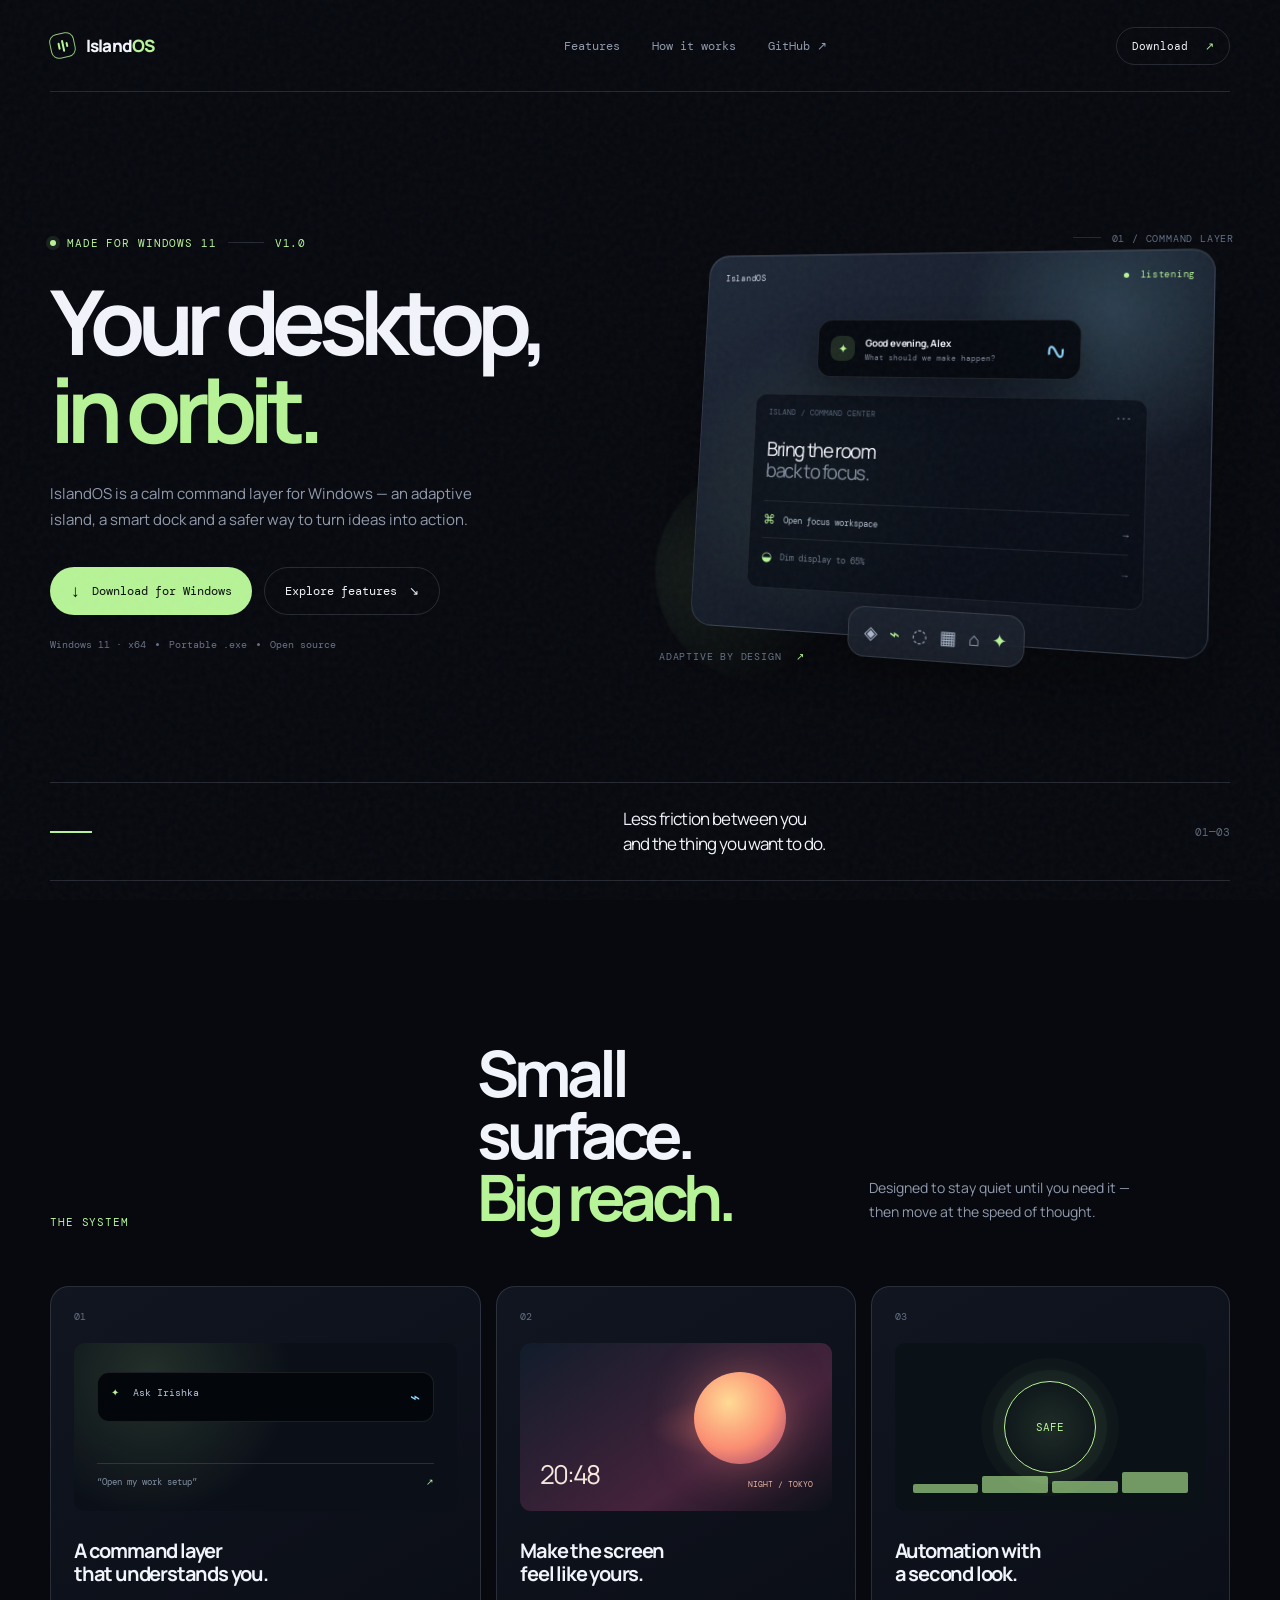
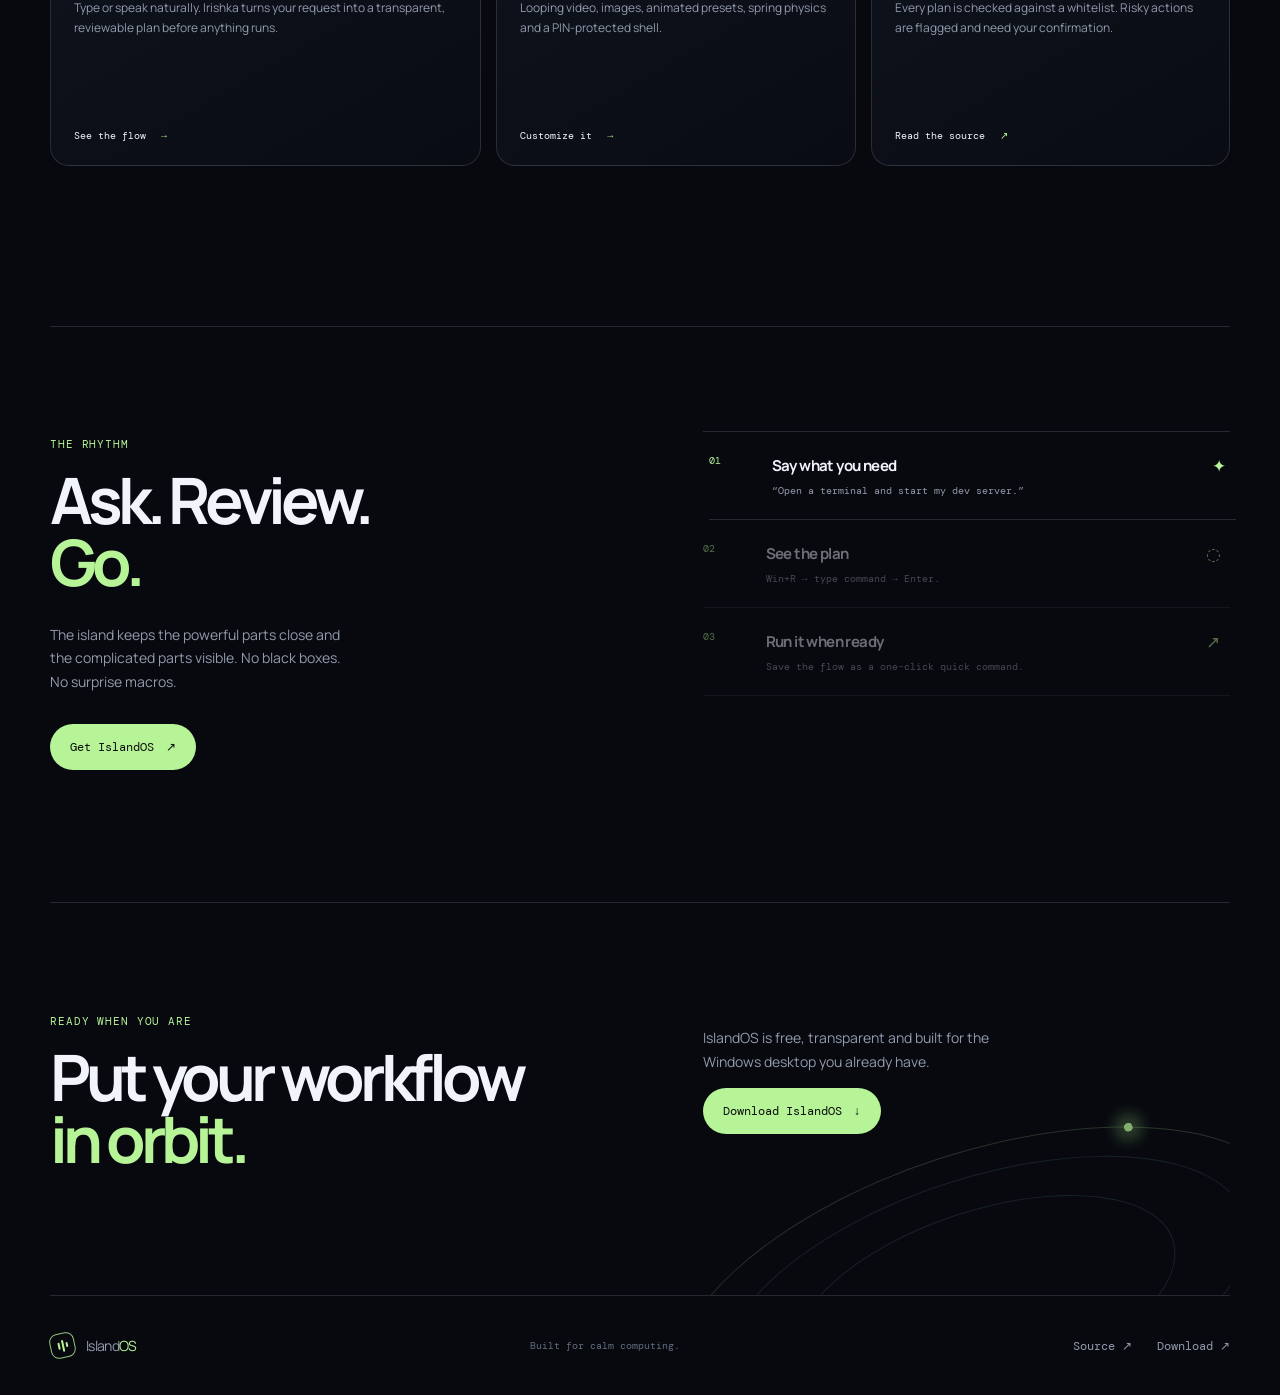
<file: islandos/index.html>
<!doctype html>
<html lang="en">
<head>
  <meta charset="utf-8">
  <meta name="viewport" content="width=device-width, initial-scale=1">
  <meta name="theme-color" content="#07090f">
  <meta name="description" content="IslandOS — a calm, intelligent command layer for Windows 11.">
  <title>IslandOS — your desktop, in orbit</title>
  <link rel="preconnect" href="https://fonts.googleapis.com">
  <link rel="preconnect" href="https://fonts.gstatic.com" crossorigin>
  <link href="https://fonts.googleapis.com/css2?family=DM+Mono:wght@400;500&family=Manrope:wght@400;500;600;700;800&display=swap" rel="stylesheet">
  <link rel="stylesheet" href="styles.css">
</head>
<body>
  <div class="noise"></div>
  <header class="nav shell-width">
    <a class="brand" href="#top" aria-label="IslandOS home">
      <span class="brand-mark" aria-hidden="true"><i></i><i></i><i></i></span>
      <span>Island<span class="brand-accent">OS</span></span>
    </a>
    <nav class="nav-links" aria-label="Primary navigation">
      <a href="#features">Features</a>
      <a href="#how">How it works</a>
      <a href="https://github.com/1nfu/islandos-app" target="_blank" rel="noreferrer">GitHub ↗</a>
    </nav>
    <a class="nav-download" data-download href="https://github.com/1nfu/islandos-app/releases/latest/download/IslandOS.exe">Download <span>↗</span></a>
  </header>

  <main id="top">
    <section class="hero shell-width">
      <div class="hero-copy">
        <div class="eyebrow"><span class="live-dot"></span> Made for Windows 11 <span class="eyebrow-line"></span> v1.0</div>
        <h1>Your desktop,<br><em>in orbit.</em></h1>
        <p class="hero-lede">IslandOS is a calm command layer for Windows — an adaptive island, a smart dock and a safer way to turn ideas into action.</p>
        <div class="hero-actions">
          <a class="button button-primary" data-download href="https://github.com/1nfu/islandos-app/releases/latest/download/IslandOS.exe"><span class="button-icon">↓</span> Download for Windows</a>
          <a class="button button-ghost" href="#features">Explore features <span>↘</span></a>
        </div>
        <div class="hero-meta"><span>Windows 11 · x64</span><span class="meta-dot"></span><span>Portable .exe</span><span class="meta-dot"></span><span>Open source</span></div>
      </div>
      <div class="hero-stage" aria-label="IslandOS interface preview">
        <div class="orb orb-one"></div><div class="orb orb-two"></div>
        <div class="stage-label label-top">01 / command layer</div>
        <div class="desktop-card">
          <div class="desktop-top"><span class="mini-brand">IslandOS</span><span class="desktop-status"><span class="status-dot"></span> listening</span></div>
          <div class="island-preview"><div class="island-icon">✦</div><div><strong>Good evening, Alex</strong><small>What should we make happen?</small></div><span class="wave">∿</span></div>
          <div class="window-preview"><div class="window-head"><span class="window-app">ISLAND / COMMAND CENTER</span><span>•••</span></div><div class="window-title">Bring the room<br><span>back to focus.</span></div><div class="window-row"><span class="row-icon">⌘</span><span>Open focus workspace</span><span class="row-arrow">→</span></div><div class="window-row muted"><span class="row-icon">◒</span><span>Dim display to 65%</span><span class="row-arrow">→</span></div></div>
          <div class="fake-dock"><span>◈</span><span>⌁</span><span>◌</span><span>▦</span><span>⌂</span><span>✦</span></div>
        </div>
        <div class="stage-label label-bottom">adaptive by design <span>↗</span></div>
      </div>
    </section>

    <section class="signal-band shell-width"><div class="signal-line"></div><p>Less friction between you<br>and the thing you want to do.</p><span class="signal-number">01—03</span></section>

    <section class="features shell-width" id="features">
      <div class="section-intro"><span class="section-kicker">The system</span><h2>Small surface.<br><em>Big reach.</em></h2><p>Designed to stay quiet until you need it — then move at the speed of thought.</p></div>
      <div class="feature-grid">
        <article class="feature-card card-large"><div class="card-index">01</div><div class="card-art island-art"><div class="art-island">✦ <span>Ask Irishka</span><i>⌁</i></div><div class="art-command">“Open my work setup”<span>↗</span></div></div><h3>A command layer<br>that understands you.</h3><p>Type or speak naturally. Irishka turns your request into a transparent, reviewable plan before anything runs.</p><a href="#how" class="text-link">See the flow <span>→</span></a></article>
        <article class="feature-card"><div class="card-index">02</div><div class="card-art wallpaper-art"><div class="wallpaper-circle"></div><span class="wallpaper-time">20:48</span><span class="wallpaper-caption">night / tokyo</span></div><h3>Make the screen<br>feel like yours.</h3><p>Looping video, images, animated presets, spring physics and a PIN-protected shell.</p><a href="#how" class="text-link">Customize it <span>→</span></a></article>
        <article class="feature-card"><div class="card-index">03</div><div class="card-art safety-art"><div class="safety-ring"><span>SAFE</span></div><div class="safety-bars"><i></i><i></i><i></i><i></i></div></div><h3>Automation with<br>a second look.</h3><p>Every plan is checked against a whitelist. Risky actions are flagged and need your confirmation.</p><a href="https://github.com/1nfu/islandos-app" class="text-link" target="_blank" rel="noreferrer">Read the source <span>↗</span></a></article>
      </div>
    </section>

    <section class="how shell-width" id="how"><div class="how-copy"><span class="section-kicker">The rhythm</span><h2>Ask. Review.<br><em>Go.</em></h2><p>The island keeps the powerful parts close and the complicated parts visible. No black boxes. No surprise macros.</p><a class="button button-primary" data-download href="https://github.com/1nfu/islandos-app/releases/latest/download/IslandOS.exe">Get IslandOS <span>↗</span></a></div><div class="steps"><div class="step active"><span class="step-num">01</span><div><strong>Say what you need</strong><p>“Open a terminal and start my dev server.”</p></div><span class="step-mark">✦</span></div><div class="step"><span class="step-num">02</span><div><strong>See the plan</strong><p>Win+R → type command → Enter.</p></div><span class="step-mark">◌</span></div><div class="step"><span class="step-num">03</span><div><strong>Run it when ready</strong><p>Save the flow as a one-click quick command.</p></div><span class="step-mark">↗</span></div></div></section>

    <section class="final-cta shell-width"><div class="cta-grid"><div><span class="section-kicker">Ready when you are</span><h2>Put your workflow<br><em>in orbit.</em></h2></div><div class="cta-side"><p>IslandOS is free, transparent and built for the Windows desktop you already have.</p><a class="button button-primary" data-download href="https://github.com/1nfu/islandos-app/releases/latest/download/IslandOS.exe">Download IslandOS <span>↓</span></a></div></div><div class="cta-orbit"><span></span><span></span><span></span></div></section>
  </main>
  <footer class="footer shell-width"><a class="brand" href="#top"><span class="brand-mark" aria-hidden="true"><i></i><i></i><i></i></span><span>Island<span class="brand-accent">OS</span></span></a><span>Built for calm computing.</span><div><a href="https://github.com/1nfu/islandos-app" target="_blank" rel="noreferrer">Source ↗</a><a data-download href="https://github.com/1nfu/islandos-app/releases/latest/download/IslandOS.exe">Download ↗</a></div></footer>
  <script src="app.js"></script>
</body>
</html>
</file>
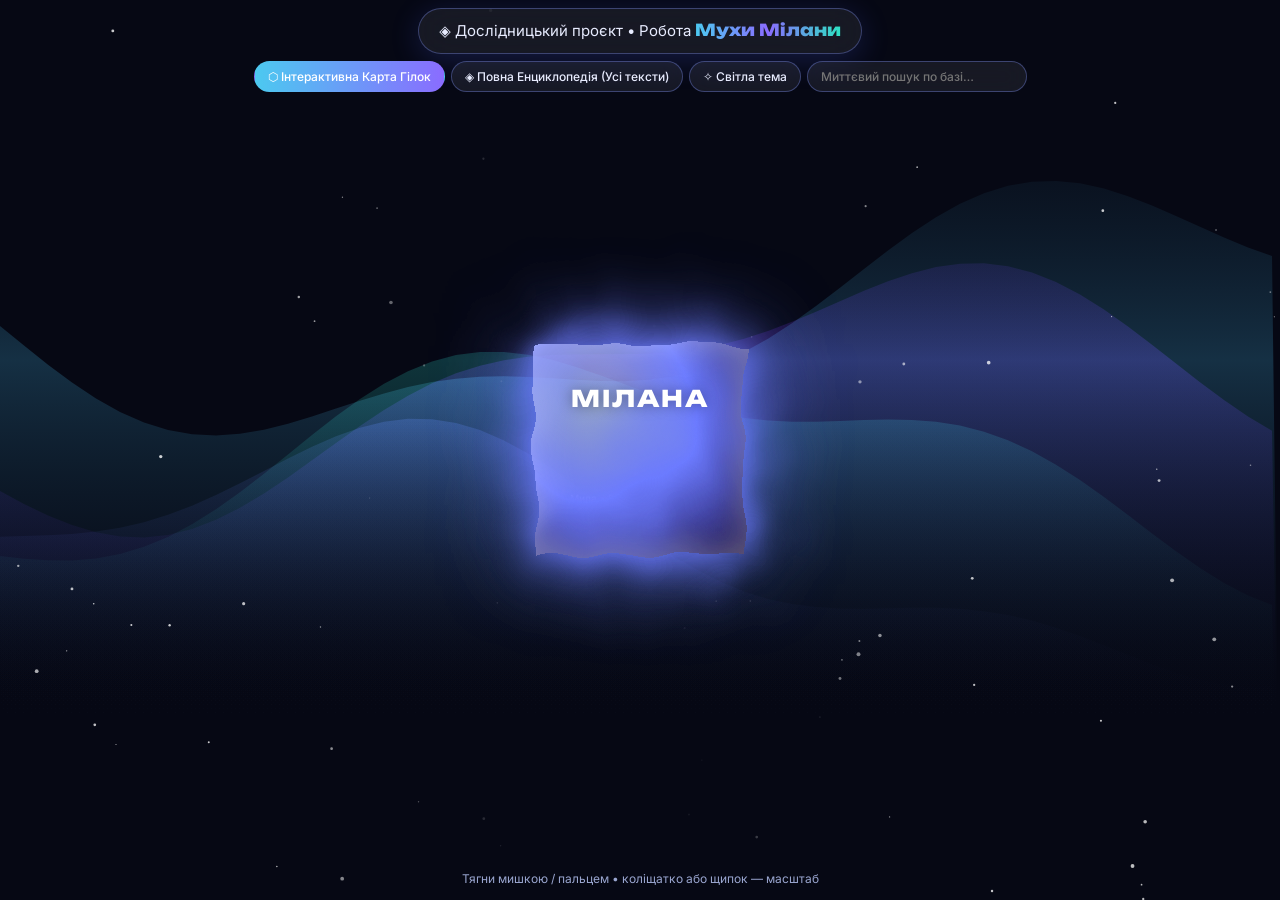
<file: names.html>
<!DOCTYPE html>
<html lang="uk"><head><meta charset="utf-8">
<meta name="viewport" content="width=device-width, initial-scale=1, viewport-fit=cover">
<title>Інтерактивна Ономастична Мережа Імен</title>
<link href="https://fonts.googleapis.com/css2?family=Unbounded:wght@500;800&family=Inter:wght@400;500;600&display=swap" rel="stylesheet">
<style>
:root{--bg:#060814;--tx:#e8ecff;--mu:#9aa6d0;--gl:rgba(255,255,255,.07);--bd:rgba(130,150,255,.35);--ca:rgba(255,255,255,.06);--dr:rgba(8,12,28,.86);--c:#6c7bff;box-sizing:border-box;padding-top:env(safe-area-inset-top,0px);padding-bottom:env(safe-area-inset-bottom,0px)}
html{scroll-padding-top:env(safe-area-inset-top,0px)}
@media (prefers-color-scheme:light){:root:not([data-th="dark"]){}}
[data-th=light]{--bg:#f4f6fb;--tx:#16204a;--mu:#52608f;--gl:rgba(255,255,255,.75);--bd:rgba(30,60,160,.28);--ca:rgba(255,255,255,.9);--dr:rgba(244,246,251,.94)}
*{box-sizing:border-box}
body{margin:0;background:var(--bg);color:var(--tx);font:15px/1.6 Inter,system-ui,sans-serif;overflow:hidden;height:100%;transition:background .4s}
html{height:100%}
#bg{position:fixed;inset:0;z-index:0}
header{position:fixed;top:calc(8px + env(safe-area-inset-top,0px));left:0;right:0;z-index:20;display:flex;flex-direction:column;align-items:center;gap:7px;padding:0 8px}
.pill{padding:10px 20px;border-radius:99px;background:var(--gl);border:1px solid var(--bd);backdrop-filter:blur(18px);box-shadow:0 6px 30px rgba(80,100,255,.2);font-size:clamp(11px,2.3vw,15px)}
.pill b{font:800 1.1em Unbounded,Inter,sans-serif;background:linear-gradient(90deg,#4cc9f0,#8a6cff,#2de2c3);-webkit-background-clip:text;background-clip:text;color:transparent}
.bar{display:flex;gap:6px;justify-content:center;flex-wrap:wrap;align-items:center}
.bar button,.bar input{font:500 12px Inter;padding:7px 13px;border-radius:99px;border:1px solid var(--bd);background:var(--gl);color:var(--tx);backdrop-filter:blur(12px);cursor:pointer;outline:none}
.bar input{cursor:text;width:min(220px,60vw)}
.bar button.on{background:linear-gradient(90deg,#4cc9f0,#8a6cff);color:#fff;border-color:transparent}
#nm{position:fixed;top:calc(118px + env(safe-area-inset-top,0px));left:50%;transform:translate(-50%,-20px);z-index:25;width:min(94vw,640px);padding:14px;border-radius:22px;background:var(--dr);border:1px solid var(--bd);backdrop-filter:blur(22px);display:flex;flex-wrap:wrap;gap:8px;justify-content:center;opacity:0;pointer-events:none;transition:.35s}
#nm.show{opacity:1;transform:translate(-50%,0);pointer-events:auto}
#nm button{font:500 13px Inter;padding:8px 14px;border-radius:99px;border:1px solid var(--bd);background:var(--ca);color:var(--tx);cursor:pointer}
#nm button.on{background:var(--c);color:#fff}
#stage{position:fixed;inset:0;z-index:5;cursor:grab;touch-action:none}
#world{position:absolute;left:50%;top:50%;width:0;height:0}
#lines{position:absolute;left:-600px;top:-600px;width:1200px;height:1200px;overflow:visible;pointer-events:none}
.ln{fill:none;stroke-width:2;opacity:0;transition:opacity .6s}
.open .ln{opacity:.6}.ln.act{opacity:1!important;stroke-width:4;filter:drop-shadow(0 0 6px currentColor)}
.pl{fill:none;stroke:var(--tx);stroke-width:3;stroke-dasharray:6 200;stroke-linecap:round;animation:run 2.2s linear infinite}
@keyframes run{to{stroke-dashoffset:-206}}
#orb{position:absolute;left:-105px;top:-105px;width:210px;height:210px;display:grid;place-items:center;text-align:center;cursor:pointer;z-index:3;transition:filter .6s}
#orb i{position:absolute;inset:0;background:radial-gradient(circle at 30% 30%,#fff8,var(--c) 45%,#12063a);box-shadow:0 0 40px var(--c),0 0 90px var(--c),inset 0 0 36px rgba(255,255,255,.4);animation:mo 9s ease-in-out infinite,pu 3s ease-in-out infinite;filter:url(#wob);transition:background .6s,box-shadow .6s}
#orb i:nth-child(2){inset:-14px;opacity:.4;animation-duration:12s,4s;animation-direction:reverse;box-shadow:none;background:radial-gradient(circle,var(--c),transparent 70%)}
@keyframes mo{0%,100%{border-radius:60% 40% 30% 70%/60% 30% 70% 40%}25%{border-radius:30% 60% 70% 40%/50% 60% 30% 60%}50%{border-radius:50% 60% 30% 60%/30% 60% 70% 40%}75%{border-radius:40% 30% 60% 50%/60% 40% 50% 40%}}
@keyframes pu{50%{transform:scale(1.07)}}
#orb div{position:relative;z-index:2;font:800 23px Unbounded;letter-spacing:2px;color:#fff;text-shadow:0 0 14px rgba(0,0,0,.4)}
#orb small{display:block;font:500 10px Inter;letter-spacing:0;padding:0 24px;margin-top:2px}
.rip{position:absolute;left:-105px;top:-105px;width:210px;height:210px;border-radius:50%;border:2px solid var(--c);animation:rp 1.2s ease-out forwards;pointer-events:none}
@keyframes rp{to{transform:scale(4.5);opacity:0}}
.nd{position:absolute;width:156px;margin:-34px 0 0 -78px;padding:10px;text-align:center;border-radius:18px;font:600 12px/1.3 Inter;background:var(--gl);border:1px solid var(--c);backdrop-filter:blur(14px);box-shadow:0 0 18px color-mix(in srgb,var(--c) 50%,transparent);cursor:pointer;transition:left .9s cubic-bezier(.2,1.4,.4,1),top .9s cubic-bezier(.2,1.4,.4,1),transform .2s,opacity .5s;opacity:0;z-index:2}
.nd span{display:block;font-size:20px;color:var(--c)}
.open .nd{opacity:1}.nd:hover,.nd.act{transform:scale(1.1)}
#back{position:fixed;left:50%;bottom:calc(46px + env(safe-area-inset-bottom,0px));transform:translateX(-50%);z-index:12;display:none;font:600 13px Inter;padding:10px 20px;border-radius:99px;border:1px solid var(--c);background:var(--gl);backdrop-filter:blur(14px);color:var(--tx);cursor:pointer;box-shadow:0 0 20px var(--c)}
#dr{position:fixed;top:0;right:0;bottom:0;width:min(100vw,560px);z-index:30;transform:translateX(105%);transition:transform .5s cubic-bezier(.2,.9,.3,1);background:var(--dr);backdrop-filter:blur(24px);border-left:1px solid var(--bd);overflow:auto;padding:70px 18px 30px}
#dr.show{transform:none}
#enc{position:fixed;inset:0;z-index:15;overflow:auto;padding:150px 16px 40px;display:none;background:color-mix(in srgb,var(--bg) 70%,transparent)}
#enc>div{max-width:980px;margin:auto}
h2{font:800 18px Unbounded;margin:22px 0 10px;color:var(--c)}
h1{font:800 26px Unbounded;margin:30px 0 0;color:var(--tx)}
.card{padding:14px 16px;margin:0 0 10px;border-radius:16px;background:var(--ca);border:1px solid var(--bd);border-left:3px solid var(--c)}
.card h3{margin:0 0 4px;font:600 15px Inter}.card p{margin:0;color:var(--mu);font-size:14px}
mark{background:#ffd166;color:#000;border-radius:3px}
#x{position:absolute;top:16px;right:16px;border:0;background:var(--gl);color:var(--tx);width:36px;height:36px;border-radius:50%;font-size:18px;cursor:pointer}
#hint{position:fixed;bottom:calc(12px + env(safe-area-inset-bottom,0px));left:0;right:0;text-align:center;color:var(--mu);font-size:12px;z-index:10;pointer-events:none}
</style></head><body data-th="dark">
<canvas id="bg"></canvas>
<svg width="0" height="0" style="position:absolute"><filter id="wob"><feTurbulence type="fractalNoise" baseFrequency=".012" numOctaves="2" result="n"><animate attributeName="baseFrequency" dur="10s" values=".012;.022;.012" repeatCount="indefinite"/></feTurbulence><feDisplacementMap in="SourceGraphic" in2="n" scale="24"/></filter></svg>
<header><div class="pill">◈ Дослідницький проєкт • Робота <b>Мухи Мілани</b></div>
<div class="bar"><button id="v1" class="on">⬡ Інтерактивна Карта Гілок</button><button id="v2">◈ Повна Енциклопедія (Усі тексти)</button><button id="th">✧ Світла тема</button><input id="gq" placeholder="Миттєвий пошук по базі…"></div></header>
<div id="nm"></div>
<div id="stage"><div id="world"><svg id="lines" viewBox="-600 -600 1200 1200"></svg><div id="orb"><i></i><i></i><div id="on">МІЛАНА</div><small id="os"></small></div></div></div>
<button id="back">◈ Повернутися до головного ядра: МІЛАНА</button>
<div id="enc"><div id="ec"></div></div>
<aside id="dr"><button id="x">✕</button><div id="dc"></div></aside>
<div id="hint">Тягни мишкою / пальцем • коліщатко або щипок — масштаб</div>
<script>
const B=(t,g,it)=>({t,g,it});
const N={};
N.danylo={n:"ДАНИЛО",s:"Бог — мій суддя • Натисни, щоб розкрити гілки • Рід Малов",c:"#6c7bff",br:[
B("Етимологія та Світові форми","◈",[
["Первинний біблійний та фонетичний код","Від давньоєврейського «Даніель» (דָּנִיֵּאל — Dāniyyēl): «дан» (דָּן) — судити, вершити правосуддя, встановлювати істину; «ель» (אֵל) — Бог, Вища Сила, Творець. Переклад: «Бог — мій суддя», «Бог є моїм правосуддям», «Той, хто судить за правдою Божою». Через Септуагінту ім’я увійшло в Європу як Δανιήλ (Даніель / Даниїл), у латині — Danielus."],
["Українська мовна еволюція та форми","Після хрещення Русі (988) ім’я поширилося як церковнослов’янське «Даниїл», а жива мова створила народну форму на «-о» — Данило (як Кирило, Михайло, Гаврило, Павло, Самійло). Кличний: Даниле! Пестливі: Даня, Данько, Данилко, Данилечко, Данчик, Даник, Данюша, Данусь, Дан. По батькові: Данилович, Данилівна. Прізвища: Даниленко, Данилюк, Данилів, Данильченко, Данилевич, Данилко, Данько, Данилишин, Даниляк, Данильчук, Данилейко."],
["Світова карта імені (70+ країн і культур)","Англосфера: Daniel (Деніел), Dan, Danny. Романський світ: Danilo, Daniele, Daniel. Германський і скандинавський: Daniel, Daan (Нідерланди), Taneli (Фінляндія), Tanel (Естонія). Слов’янські: Данило, Данила / Даниил, Danilo (Сербія, Хорватія, Чорногорія, Словенія), Daniel (Польща, Чехія, Словаччина), Данаил (Болгарія). Близький Схід і Азія: Даніял / Daniyal, Данел (Грузія), Даніел (Вірменія). Кельтська традиція: Deiniol (Уельс; собор у Бангорі)."]]),
B("Історія та спадщина прізвища МАЛОВ","❖",[
["Походження: чотири версії","1) Охоронна: молодшого чи улюбленого сина називали «Малий» / «Малой», а нащадки — Малов («син Малого»); такі «Малі» часто ставали велетнями духу й полководцями. 2) Княжа древлянська: корінь «Мал-» від князя Мала (X ст., Іскоростень / Коростень), звідси й Малин. 3) Латинсько-європейська: malleus — молот, символ ковалів і зброярів, що перегукується із залізом — Ferrum. 4) Топонімічна: Мала Виска, Малів, Малинівка."],
["Синергія «Данило Малов»","«Данило» — енергія справедливого суду, королівської мудрості, лідерства. «Малов» — динамічність, практична хватка, підприємницький талант, інженерна винахідливість, незламність роду. Разом — архетип «Архітектора майбутнього»: повага до традицій, високі технології, бізнес і творчість."],
["Антон Малов (Антон Феррум)","Український підприємець із Кривого Рогу, засновник і керівник групи компаній «Ferrum»."],
["Сергій Юхимович Малов (1880–1957)","Лінгвіст-сходознавець, тюрколог, дешифрувальник рунічних пам’яток Єнісею та Орхону, автор словників давніх мов."],
["Микола Миколайович Малов (1902–1986)","Фізик-радіофізик, професор, дослідник електромагнітних хвиль і оптики, автор підручників."],
["Олексій та Володимир Малов","Олексій — інженер-конструктор і винахідник (металургія, машинобудування, автоматизація). Володимир — автор науково-популярних книг про географічні відкриття, експедиції, авіацію."],
["Топоніми","Село Малове (Одещина), село Малів (Рівненщина, відоме з XVI ст.), мис Малова в Арктиці."]]),
B("Історичні Правителі та Полководці","✦",[
["Пророк Даниїл (VI ст. до н. е.)","Старозавітний пророк царського роду, мудрець Вавилону, радник Навуходоносора, Валтасара, Дарія й Кіра. Неушкодженим вийшов із рову з левами; прочитав «Мене, Мене, Текел, Уфарсін» — «Пораховано, зважено і розділено твоє царство»."],
["Король Данило Романович Галицький (1201–1264)","Син Романа Мстиславича та візантійської принцеси Анни. Сирота у 4 роки, вигнанець в Угорщині й Польщі, повернув престол, об’єднав Волинь, Галичину й Київ (1239). 1238: розгром тевтонців під Дорогочином — «Не личить тримати нашу батьківщину крижевникам!». 1245: перемога під Ярославом. 1253: коронація в Дорогочині від легата Інокентія IV — перший Король Русі (Rex Russiae). Заснував Львів (1256, на честь сина Лева), зробив столицею Холм, укріпив Кременець, Данилів, Стіжок."],
["Ігумен Данило (Даниїл Паломник)","Чернігівський чернець і дипломат; 1106–1108 — подорож через Константинополь і Егейські острови до Єрусалима, прийнятий королем Балдуїном I, поставив лампаду на Гробі Господньому «від усієї Руської землі». «Житіє і ходіння Данила» — перший бестселер давньоукраїнської літератури."],
["Данило Острозький (XIV ст.)","Князь, володар Острога, будівничий Вежі Мурованої, засновник роду Острозьких — трьох століть меценатства української культури, освіти й війська."],
["Данило Нечай (бл. 1612–1651) — Козацький Ахіллес","Брацлавський полковник, один із найталановитіших полководців під проводом Хмельницького: Жовті Води, Корсунь, Пилявці, Львів, Замостя. Символ безстрашного лицаря, про якого складено десятки пісень."],
["Данило Виговський (†1659)","Бихівський полковник, наказний гетьман, брат Івана Виговського, чоловік Олени Хмельницької. Керував обороною та визволенням Києва й Білої Русі."],
["Данило Братковський (бл. 1642–1702)","Волинський шляхтич, підстолій венденський, поет-сатирик, автор «Світ, по частинах розглянутий» (Краків, 1697). Святий мученик Данило Волинський (Луцький)."],
["Гетьман Данило Апостол (1654–1734) — Великий Реформатор","Миргородський полковник 45 років, гетьман Лівобережжя (1727–1734). Азовські походи, Північна війна, Перський похід (втратив око). Перший державний бюджет Гетьманщини, відокремлення державних коштів від приватних, судова інструкція з апеляцією (1730), повернення олешківських козаків, підтримка торгівлі й Києво-Могилянської академії."],
["Данило Кушнір (†1766)","Староста церкви в Млієві, захисник православної громади перед Коліївщиною, оспіваний Шевченком у «Гайдамаках»."],
["Данило Терпило — Отаман Зелений (1886–1919)","Ватажок селянсько-повстанського руху на Київщині й Подніпров’ї 1918–1919: 30-тисячна Дніпровська дивізія, флотилія на Дніпрі, столиця в Трипіллі."],
["Гетьманич Данило Скоропадський (1904–1957)","Син гетьмана Павла Скоропадського, інженер-машинобудівник та електротехнік, Верховний отаман Січових організацій, лідер гетьманського руху у світі."],
["Князь Данило I Негош-Петрович (1826–1860)","Перший світський князь Чорногорії; «Законник Данила I»; перемога при Граховаці (1858)."]]),
B("Українська та світова Література","⟡",[
["Галицько-Волинський літопис (XIII ст.)","Перша й найбільша частина — «Літописець Данила Галицького»: описи обладунків, коня, зброї й промов («Чи не вбоїмося ми крижевників?..»)."],
["Гоголь — «Страшна помста» (1832)","Козацький сотник пан Данило Бурульбаш — лицарська доблесть, вірність побратимам, любов до землі над Дніпром."],
["Шевченко — «Гайдамаки» (1841)","У розділі «Титар» — образ мліївського титаря (прототип Данило Кушнір), що приймає мученицьку смерть, не зрікшись віри."],
["Іван Франко","Розвідки та поетичні рядки про короля Данила, Данила Братковського й Данила Паломника."],
["Яновський — «Вершники» (1935)","У «Шаланді в морі» та «Подвійному колі» Данило Чабан — незламний степовий ватажок."],
["Бажан — «Данило Галицький» (1942)","Героїчна поема про битву під Дорогочином 1238 як символ непереможності духу."],
["Хижняк — «Данило Галицький» (1951)","Епічний роман про пів століття Русі: від Калки до заснування Львова та коронації."],
["Гончар — «Тронка» (1963, Шевченківська премія)","Капітан далекого плавання Данило Ягнич (також у «Березі любові») — людина честі й морської романтики."],
["Загребельний — «Диво» (1968), «Смерть у Києві» (1972)","Носії імені Данило — охоронці давньої мудрості й майстерності."],
["Стельмах","«Кров людська — не водиця»: Данило Бондаренко — взірець гуманізму й совісті. Також «Хліб і сіль», «Правда і кривда», «Дума про тебе»."],
["Шкляр — «Чорний Ворон. Залишенець» (2009)","Згадано звитяги Дніпровської дивізії отамана Зеленого (Данила Терпила)."],
["Пісня про Нечая","«Ой з-за гори та ще й з-за лиману» («Ой п’є Нечай та мед-горілочку») оспівує останній бій Данила Нечая."]]),
B("Наука, Культура, Спорт та Кіберспорт","⬡",[
["Наука та медицина","Данило Самойлович (1744–1805) — засновник української епідеміології, член 12 академій, рятівник Півдня від чуми. Данило Заболотний (1866–1929) — президент ВУАН (1928–1929), випробовував вакцини на собі, переміг осередки чуми й холери на чотирьох континентах. Данило Воронцов (1886–1965) — електрофізіолог, академік АН УРСР, творець школи нейрофізіології. Данило Граве та Київська алгебраїчна школа."],
["Культура, кіно, живопис, медіа","Данило Щербаківський (1877–1927) — археолог, мистецтвознавець. Данило Демуцький (1893–1954) — оператор «Землі» Довженка. Данило Нарбут (1916–1998) — Народний художник, шевченківський лауреат, цикли про гетьманів. Данило Лідер (1917–2002) — патріарх сценографії (театр Франка). Данило Перцов (1973–2021) — «Хорея Козацька». Данило Яневський (нар. 1956) — доктор історичних наук, телеведучий."],
["Футбол та спорт","Данило Сікан (нар. 2001) — чемпіон світу U-20 (2019), «Срібний бутса». Данило Бескоровайний (нар. 1999) — чемпіон світу U-20, «Кривбас» і «Полісся». Данило Ігнатенко (нар. 1997) — збірна й «Бордо». Данило Колесник і Данило Кравчук (обидва нар. 2001). Данило Болдирєв (нар. 1992) — скелелаз, чемпіон світу (2014) і Європи (2020), рекорд 5,60 с на 15 м."],
["Кіберспорт","Данило «Zeus» Тесленко (нар. 1987) — легенда CS, капітан Natus Vincere, переможець PGL Major Kraków 2017. Данило «Dendi» Ішутін (нар. 1989) — Dota 2, переможець The International 2011 у складі NaVi, засновник B8."],
["Світові генії: Даніель","Даніель Дефо (1660–1731) — «Робінзон Крузо». Даніель Бернуллі (1700–1782) — закон Бернуллі. Даніель Габріель Фаренгейт (1686–1736) — термометр і шкала. Даніель Резерфорд (1749–1819) — відкривач азоту. Деніел Канеман (1934–2024) — Нобель з економіки. Деніел Ек (нар. 1983) — Spotify. Редкліфф, Крейг, Дей-Льюїс, Брюль — кіно. Даніел Ріккардо — Формула-1, 8 Гран-прі."]]),
B("Символіка, Архітектура та Ордени","❖",[
["Ордени та військова слава","Орден Данила Галицького (девіз «Батьківщина і честь»). 24-та окрема механізована бригада імені короля Данила — «Королівська піхота» ЗСУ."],
["Архітектура, символи й космос","Міжнародний аеропорт «Львів» імені Данила Галицького. Золота Корона Данила Галицького — символ середньовічної Русі, відтворена ювелірами й істориками. Астероїди 2589 Daniel і 6132 Danielson."]])]};
function mk(k,n,s,c,o,ch,pe,li){N[k]={n:n,s:s,c:c,br:[B("Походження та значення","◈",[["Походження та значення",o]]),B("Код характеру","❖",[["Код характеру",ch]]),B("Історичні постаті та знаменитості","✦",pe.map(x=>x.split("|"))),B("Образ у літературі та культурі","⟡",[["Образ у літературі та культурі",li]])]}}
mk("sonia","СОНЯ","Софія • Мудрість","#ff7eb6","Від давньогрецького Σοφία (Софія): «мудрість», «розумність», «премудрість». У пестливій формі «Соня» асоціюється також із Сонцем, світлом і теплом.","Інтуїтивна, творча, має блискучий смак, поєднує ніжність із аналітичним розумом і вмінням бачити людей наскрізь.",["Софія Київська (XI ст.)|Головна святиня й символ мудрості держави Ярослава Мудрого.","Софія Русова (1856–1940)|Педагогиня, письменниця, одна із засновниць сучасної української освіти.","Софія Окуневська-Морачевська (1865–1926)|Перша жінка-лікарка в Австро-Угорщині та Західній Україні, подруга Кобилянської.","Софія Яблонська (1907–1971)|Мандрівниця, фотографка, письменниця; у 1930-х сама об’їхала Марокко, Китай, Індокитай та острови Океанії з кінокамерою.","Софія Караффа-Корбут (1924–1996)|Художниця-графік, ілюстраторка «Лісової пісні» та «Кобзаря».","Софія Ковалевська (1850–1891)|Перша у світі жінка — професорка математики."],"Софія Дорошенко у драмі Лесі Українки «Бояриня»; Софія в новелах Ольги Кобилянської («Меланхолійний вальс»); Соня Мармеладова — символ самопожертви.");
mk("artur","АРТУР","Ведмідь • Зірка","#4cc9f0","Кельтське (валлійське) та римське коріння: «Artos» — «ведмідь» (символ королівської сили) або зірка Арктур (Ἀρκτοῦρος — «охоронець ведмедиці»). «Могутній як ведмідь», «кам’яна скеля», «благородний лицар».","Харизматичний лідер, цінує стиль, технології, свободу й вірність друзям; прагне бути першим у справі.",["Король Артур (V–VI ст.)|Вождь бритів, меч Екскалібур, Лицарі Круглого столу, Камелот.","Артур Рудницький (1912–2002)|Піаніст, диригент, музикознавець і композитор.","Артур Новаковський|Сучасні діячі науки та ІТ.","Артур Алексанян, Артур Айвазян|Айвазян — олімпійський чемпіон зі стрільби 2008 у складі збірної України.","Артур Конан Дойл (1859–1930)|Творець Шерлока Холмса.","Артур Кларк (1917–2008)|Фантаст і футуролог («Космічна одіссея 2001 року»), у 1945 передбачив супутниковий зв’язок та інтернет.","Артур Шопенгауер (1788–1860)|Німецький філософ."],"Цикл про Артура (Мелорі, «Смерть Артура»); Артур Бертон — герой «Овода» Етель Войнич; Артур Дент — «Путівник Галактикою для космотуристів» Дугласа Адамса.");
mk("hlib","ГЛІБ","Спадкоємець Бога","#2de2c3","Давньоскандинавське княже ім’я Guðleifr (Гудлейфр): «Guð» (Бог) + «leifr» (спадкоємець). «Спадкоємець Бога», «Улюбленець долі».","Надійний як граніт, спокійний у критичних ситуаціях, має чудову реакцію (ідеально для динамічних ігор і кіберспорту), вірний друг і стратег.",["Князь Гліб Володимирович (бл. 987–1015)|Син Володимира Великого, князь муромський, один із перших канонізованих святих Русі разом із Борисом.","Князь Гліб Юрійович (†1171)|Великий князь київський і князь переяславський.","Гліб Івакін (1947–2018)|Археолог, заступник директора Інституту археології НАН України, дослідник Києва й Золотих воріт.","Гліб Лазаревський (1877–1949)|Літературознавець, мемуарист, дослідник Шевченка.","Гліб Бабіч (1969–2022)|Поет, автор пісні «Подай зброю» (Kozak System), військовий.","Гліб Котельников (1872–1944)|Винахідник авіаційного ранцевого парашута (1911)."],"«Сказання про Бориса і Гліба» (XI ст.) — перша оригінальна агіографічна пам’ятка Русі; образи княжичів у романах Раїси Іванченко й Павла Загребельного.");
mk("kyrylo","КИРИЛО","Володар • Сонце","#ffb347","Від грецького Κύριλλος (від «кюріос» — «володар») або давньоперського «Kuruš» — «Сонце».","Енциклопедична пам’ять, лідерські амбіції, гострий розум і гумор; природжений оратор і керівник.",["Святий Кирило Філософ (827–869)|Просвітитель, творець слов’янської абетки (глаголиці та основи кирилиці).","Кирило Кожум’яка|Київський богатир часів Володимира, голіруч переміг Змія; урочище Кожум’яки.","Кирило Розумовський (1728–1803)|Останній гетьман (1750–1764), президент Академії наук у 18 років, палаци в Батурині й Глухові.","Кирило Стеценко (1882–1922)|Композитор, хоровий диригент, сподвижник Леонтовича.","Кирило Осьмак (1890–1960)|Президент УГВР (1944).","Кирило Синельников (1901–1966)|Фізик-ядерник, академік, ХФТІ, де вперше розщеплено ядро літію.","Кирило Буданов (нар. 1986)|Генерал-лейтенант, начальник ГУР МОУ, Герой України.","Кирило Фесенко (нар. 1986)|Баскетболіст, НБА («Юта Джаз», «Індіана Пейсерз»)."],"Казка-легенда «Кирило Кожум’яка» й поема Олександра Олеся «Микита Кожум’яка»; отаман Кирило Тур у «Чорній раді» Куліша (1857).");
mk("masha","МАША","Марія • Бажана","#b388ff","Від давньоєврейського Міріам (מִרְיָם): «бажана», «улюблена», «пані / володарка».","Енергійна, щира, з сильним почуттям гідності, надихає й веде за собою в творчих проєктах.",["Марія Заньковецька (1854–1934)|Королева української сцени, перша Народна артистка України (1922).","Марія Примаченко (1909–1997)|Художниця «наївного мистецтва», «фантастичні звірі», ними захоплювався Пікассо.","Марія Башкирцева (1858–1884)|Українсько-французька художниця; картини в Луврі й Музеї Орсе, «Щоденник» — світовий бестселер.","Марко Вовчок (Марія Вілінська, 1833–1907)|Авторка «Інститутки» та «Марусі» (відзнака Французької академії).","Марія Склодовська-Кюрі (1867–1934)|Двічі лауреат Нобелівської премії, радій і полоній.","Маша Єфросиніна|Телеведуча, Почесний посол ООН."],"Маруся Чурай — «Маруся Чурай» Ліни Костенко; Марія у Шевченка та в романі Уласа Самчука «Марія».");
mk("milana","МІЛАНА","Мила • Гармонія","#ff6b9d","Давньослов’янське ім’я від кореня «мил-» (люба, привітна, та, що дарує милість і гармонію), співзвучне з Міланом (Mediolanum — «у центрі рівнини»).","Яскрава, артистична, дипломатична, любить естетику, подорожі й тренди; перетворює будь-яку ідею на красивий результат.",["Королева Мілана Обренович|Представниця балканських княжих династій.","Мілана Князевич|Сучасні українські спортсменки художньої гімнастики, тенісу, фігурного катання.","Мілана Вайнтруб (Milana Vayntrub)|Американська акторка, режисерка й активістка зі Східної Європи."],"Образ княжни Мілани у слов’янських історичних баладах і європейській фентезі-прозі як символ світла, що зупиняє ворожнечу.");
mk("varia","ВАРЯ","Варвара • Унікальна","#ff9f43","Від грецького βάρβαρος (barbaros) — «іноземна», «унікальна», «не схожа на інших»; так називали вільних, гордих людей півночі.","Смілива, рішуча, має власну думку, творча бунтарка з добрим серцем і працездатністю.",["Свята Варвара Іліопольська (III–IV ст.)|Мощі понад 900 років у Києві (Михайлівський Золотоверхий монастир, нині Володимирський собор).","Варвара Ханенко (1852–1922)|Колекціонерка, меценатка, співзасновниця Музею Ханенків у Києві.","Варвара Рєпніна (1808–1891)|Княжна з роду Розумовських, письменниця, друг Шевченка (поема «Тризна»).","Варвара Карінська (1886–1983)|Художниця по костюмах із Харкова, «Оскар» (1948), авторка сучасної форми балетної пачки."],"Сміливі героїні на ім’я Варя в українській драматургії XX століття та пригодницькій літературі.");
mk("nonna","НОННА","Свята • Дев’ята","#7bed9f","Рідкісне аристократичне ім’я: 1) «присвячена Богу», «чиста», «свята» (давньоєгипетське та грецьке коріння); 2) латинське «Nona» (дев’ята) — богиня долі, що пряла нитку життя й відповідала за щасливе народження.","Унікальна індивідуальність, незалежна, харизматична, має сильний внутрішній стрижень і магнетичний характер.",["Свята Нонна Назіанська (IV ст.)|Мати Григорія Богослова, відома мудрістю й милосердям.","Нонна Копержинська (1920–1999)|Народна артистка України («За двома зайцями», «Королева бензоколонки»).","Нонна Суржина (нар. 1937)|Оперна співачка (мецо-сопрано), Народна артистка, шевченківська лауреатка, Дніпровський театр опери та балету.","Нонна Гапріндашвілі (нар. 1941)|Грузинська шахістка, п’ятиразова чемпіонка світу, перша жінка-гросмейстер серед чоловіків (1978)."],"Героїні античних хронік та інтелектуальної прози XX століття.");
mk("anya","АНЯ","Анна • Ганна • Благодать","#5ea8ff","Від давньоєврейського Ханна (חַנָּה): «благодать», «грація», «милість Божа», «хоробрість». В Україні співіснують форми Анна та Ганна (Аня, Анюта, Ганнуся).","Гармонійна, уважна до деталей, з витонченим інтелектом, вірна слову, об’єднує людей навколо спільних цілей.",["Анна Ярославна (бл. 1032–1075)|Донька Ярослава Мудрого, королева Франції, дружина Генріха I, мати Філіпа I; підписувала грамоти кирилицею («Ана Ръина»), привезла Реймське Євангеліє.","Ганна Барвінок (Олександра Білозерська-Куліш, 1828–1911)|Письменниця, дружина Куліша.","Ганна Собачко-Шостак (1883–1965)|Майстриня декоративного розпису; виставки в Парижі, Берліні, Мюнхені.","Анна Музичук (нар. 1990)|Шахістка-гросмейстер, триразова чемпіонка світу зі швидких шахів і бліцу.","Анна Безсонова (нар. 1984)|Абсолютна чемпіонка світу з художньої гімнастики (2007), дворазова бронзова призерка Олімпіад.","Анна Рижикова (нар. 1989)|Легкоатлетка, бронзова призерка Олімпійських ігор."],"Анна Задорожна в «Украденому щасті» Франка; Ганна в «Наймичці» Шевченка; Анна Ярославна в романах Івана Кочерги («Ярослав Мудрий») та Валентина Чемериса («Анна Київська — королева Франції»).");
mk("liza","ЛІЗА","Єлизавета • Обітниця","#c77dff","Від давньоєврейського Елішева (אֱלִישֶׁבַע): «Бог — моя клятва», «Божа обітниця». Класичне королівське ім’я Європи та України.","Дотепна, життєрадісна, з королівською поставою, гострим розумом і лідерською іскрою; легко знаходить вихід зі складних ситуацій.",["Єлизавета Ярославна (бл. 1025–1067)|Старша донька Ярослава Мудрого, королева Норвегії (дружина Гаральда Суворого) і згодом Данії.","Гальшка Острозька (1539–1582)|«Чорна княгиня», найбагатша наречена Речі Посполитої; заповіла статки на Острозьку академію (1576) — перший вищий навчальний заклад у Східній Європі.","Галшка Гулевичівна (бл. 1575–1642)|Київська шляхтянка, 1615 подарувала садибу на Подолі для Київського братського монастиря й школи — основи Києво-Могилянської академії.","Єлизавета Милорадович (1832–1890)|Меценатка з роду Скоропадських, кошти на НТШ у Львові.","Ліза Мерешко (нар. 1992)|П’ятиразова паралімпійська чемпіонка (Ріо-2016, Токіо-2020), рекордсменка світу.","Єлизавета I Тюдор та Єлизавета II Віндзорська|Монархи Великої Британії."],"Образ Гальшки Острозької в українських драмах і романах; Єлизавета Ярославна в «Диві» Загребельного та в баладах скандинавських скальдів.");
mk("liza","ЛІЗА","Єлизавета • Обітниця","#c77dff","Від давньоєврейського Елішева (אֱלִישֶׁבַע): «Бог — моя клятва», «Божа обітниця». Класичне королівське ім’я Європи та України.","Дотепна, життєрадісна, з королівською поставою, гострим розумом і лідерською іскрою; легко знаходить вихід зі складних ситуацій.",["Єлизавета Ярославна (бл. 1025–1067)|Старша донька Ярослава Мудрого, королева Норвегії (дружина Гаральда Суворого) і згодом Данії.","Гальшка Острозька (1539–1582)|«Чорна княгиня», найбагатша наречена Речі Посполитої; заповіла статки на Острозьку академію (1576) — перший вищий навчальний заклад у Східній Європі.","Галшка Гулевичівна (бл. 1575–1642)|Київська шляхтянка, 1615 подарувала садибу на Подолі для Київського братського монастиря й школи — основи Києво-Могилянської академії.","Єлизавета Милорадович (1832–1890)|Меценатка з роду Скоропадських, кошти на НТШ у Львові.","Ліза Мерешко (нар. 1992)|П’ятиразова паралімпійська чемпіонка (Ріо-2016, Токіо-2020), рекордсменка світу.","Єлизавета I Тюдор та Єлизавета II Віндзорська|Монархи Великої Британії."],"Образ Гальшки Острозької в українських драмах і романах; Єлизавета Ярославна в «Диві» Загребельного та в баладах скандинавських скальдів.");
N.milana={n:"МІЛАНА",s:"Мила • Гармонія • Натисни, щоб розкрити гілки",c:"#ff6b9d",br:[
B("Походження та значення","◈",[
["Етимологічне ядро","Мілана — слов’янське жіноче ім’я, утворене від кореня «мил-». Його основні смисли — люба, привітна, добра, та, що дарує тепло й гармонію. Ім’я передає не лише м’якість, а й внутрішню силу: здатність підтримати, домовитися та створити навколо себе атмосферу довіри."],
["Мовна форма","Українською ім’я пишеться Мілана, наголос у повсякденному мовленні найчастіше падає на другий склад. Лагідні форми: Міланка, Міланочка, Міланонька. У документах і навчальних роботах доречно використовувати повну форму — Мілана."],
["Споріднені смисли","Ім’я пов’язують із поняттями милості, доброзичливості, краси та душевної рівноваги. У символічному прочитанні це ім’я людини, яка поєднує чуйність із рішучістю і вміє перетворювати ідею на конкретний результат."]]),
B("Характер і сильні сторони","❖",[
["Емоційний інтелект","Мілана добре відчуває настрій людей, помічає деталі в спілкуванні та вміє підібрати слова підтримки. Її сила — у тактовності, уважності та здатності залишатися людяною навіть у напружених ситуаціях."],
["Творчий підхід","Для цього образу характерні любов до кольору, музики, образів, красивої подачі й нестандартних рішень. Мілана може успішно розкриватися у дизайні, медіа, мистецтві, комунікаціях, організації подій та інших сферах, де важливі смак і фантазія."],
["Лідерство без тиску","Мілана здатна вести за собою не гучністю, а прикладом, послідовністю та вмінням об’єднати людей. Вона переконує через довіру, спокій і чітке бачення мети."]]),
B("Навчання та розвиток","✦",[
["Як навчається","Найкраще сприймає матеріал, коли бачить його практичний сенс і може поєднати теорію з візуальним прикладом. Допомагають короткі плани, кольорові позначки, схеми, презентації, творчі завдання та пояснення власними словами."],
["Корисні навички","Варто розвивати грамотне мовлення, іноземні мови, цифрову грамотність, роботу з графікою, презентаціями та відео. Не менш цінні навички — планування часу, командна робота, фінансова грамотність і вміння захищати власні межі."],
["Особистий прогрес","Стабільний результат з’являється тоді, коли великі цілі розділені на невеликі кроки. Для Мілани корисно вести список ідей, щотижня обирати один пріоритет і завершувати розпочате до переходу до нового задуму."]]),
B("Стиль і самовираження","⟡",[
["Візуальний образ","Ім’я асоціюється з поєднанням ніжних і насичених відтінків: рожевого, малинового, бузкового, перлинного та теплого золотого. У дизайні це може проявлятися через м’яке світло, плавні лінії, прозорі шари й один яскравий акцент."],
["Комунікація","Мілані пасує доброзичливий, упевнений і конкретний стиль. Важливо говорити просто, не знецінювати себе та не погоджуватися на менше лише заради чужого схвалення."],
["Творча енергія","Найкращі ідеї з’являються там, де є свобода експерименту: у фотографії, малюванні, оформленні простору, танці, музиці, текстах або створенні власних цифрових проєктів."]]),
B("Дружба та взаємини","⬡",[
["У дружбі","Мілана цінує щирість, сталість і повагу до особистого простору. Вона вміє слухати, підтримувати у складний момент і радіти успіхам близьких без заздрощів."],
["У команді","Їй добре в ролі координаторки, дизайнерки ідей або людини, яка допомагає команді домовлятися. Водночас важливо не брати на себе всю відповідальність і своєчасно просити про допомогу."],
["Здорові межі","Турбота про інших не повинна перетворюватися на постійне самопожертвування. Для Мілани важливі відпочинок, особистий час, чесне «ні» та оточення, у якому її думку чують."]]),
B("Символи та асоціації","❖",[
["Кольори","Малиновий — енергія та сміливість; рожевий — тепло й турбота; бузковий — уява та інтуїція; золотий — упевненість і цінність власної праці."],
["Образи","Найкраще символічне поєднання для Мілани — світло, квітка, ранкове небо, вода та міст, який об’єднує береги. Ці образи передають красу, рух, відкритість і здатність створювати зв’язки."],
["Числовий настрій","У творчій інтерпретації ім’я можна пов’язати з числом 6 — символом гармонії, турботи, краси та відповідальності. Це не науковий прогноз, а образний спосіб описати характер імені."]]),
B("Мрії, цілі та майбутнє","◈",[
["Внутрішня мотивація","Мілану надихає можливість зробити світ красивішим, зрозумілішим і добрішим. Їй важливо бачити, що її робота приносить користь, дає людям емоцію або допомагає знайти рішення."],
["Формула успіху","Поєднання смаку, дисципліни й допитливості відкриває багато напрямів: креативні індустрії, освіта, комунікації, підприємництво, технології, культура та соціальні ініціативи."],
["Довгострокове бачення","Найсильніший результат для Мілани — власний проєкт або справа, у якій є особистий стиль. Її шлях може починатися з маленьких експериментів, портфоліо, навчання й поступово вирости у впізнаваний бренд."]]),
B("Підсумковий портрет","✦",[
["Головна риса","Мілана — це поєднання м’якості та характеру. Вона може бути уважною до людей, але водночас наполегливою у важливих рішеннях; любити красу, але не боятися складної роботи; мріяти масштабно й рухатися до мети крок за кроком."],
["Надихаюча фраза","«Моя доброта — це сила, моя уява — це напрям, а кожен завершений крок наближає мене до власної мрії»."],
["Коротка характеристика","Мілана — творча, чуйна, дипломатична, цілеспрямована й відкрита до нового. Її особливість — уміння бачити красу в деталях і перетворювати натхнення на результат."]])
]};
const ORD=["milana"],$=s=>document.querySelector(s);
let cur="milana",opened=false,ai=-1,nodes=[],lines=[],mouse={x:-9,y:-9};
// menu
const nm=$("#nm");nm.innerHTML=ORD.map(k=>"<button data-k='"+k+"'>"+N[k].n+"</button>").join("");
nm.onclick=e=>{const k=e.target.dataset&&e.target.dataset.k;if(k){setName(k);nm.classList.remove("show")}};
$("#back").onclick=()=>setName("milana");
// theme
$("#th").onclick=()=>{const l=document.body.dataset.th!="light";document.body.dataset.th=l?"light":"dark";$("#th").textContent=l?"◈ Темна тема":"✧ Світла тема"};
// aurora
const cv=$("#bg"),cx=cv.getContext("2d");let W,H,P=[],t=0;
function rs(){W=cv.width=innerWidth;H=cv.height=innerHeight}rs();addEventListener("resize",rs);
for(let i=0;i<80;i++)P.push({x:Math.random(),y:Math.random(),r:Math.random()*1.6+.4,s:Math.random()*.0003+.0001});
addEventListener("pointermove",e=>{mouse.x=e.clientX;mouse.y=e.clientY});
(function f(){t+=.008;const L=document.body.dataset.th=="light";cx.globalCompositeOperation="source-over";cx.fillStyle=L?"#f4f6fb":"#060814";cx.fillRect(0,0,W,H);
cx.globalCompositeOperation=L?"multiply":"lighter";const cs=L?["#9bb4ff","#c9b6ff","#a0f0e0","#ffe3a0"]:["#4cc9f0","#7b2ff7","#2de2c3","#6c7bff"];
cs.forEach((c,k)=>{const g=cx.createLinearGradient(0,0,0,H*.8);g.addColorStop(0,"transparent");g.addColorStop(.5,c+(L?"88":"33"));g.addColorStop(1,"transparent");cx.fillStyle=g;cx.beginPath();cx.moveTo(0,H);for(let x=0;x<=W;x+=24)cx.lineTo(x,H*(.35+k*.09)+Math.sin(x*.004+t*(1+k*.3)+k)*H*.12+Math.sin(x*.011-t)*H*.04);cx.lineTo(W,H);cx.fill()});
cx.globalCompositeOperation="source-over";cx.fillStyle=L?"#5a6bd0":"#fff";P.forEach(p=>{p.y=(p.y-p.s+1)%1;let x=p.x*W,y=p.y*H;const dx=x-mouse.x,dy=y-mouse.y,d=Math.hypot(dx,dy);if(d<120){x+=dx/d*(120-d)*.4;y+=dy/d*(120-d)*.4}cx.globalAlpha=.4+.4*Math.sin(t*3+p.x*9);cx.beginPath();cx.arc(x,y,p.r,0,7);cx.fill()});cx.globalAlpha=1;requestAnimationFrame(f)})();
// map
const world=$("#world"),svg=$("#lines"),ns="http://www.w3.org/2000/svg";
function build(){nodes.forEach(o=>o.n.remove());svg.innerHTML="";nodes=[];lines=[];const D=N[cur].br,R=Math.min(330,innerWidth*.38+60);
D.forEach((b,i)=>{const a=(-90+360/D.length*i)*Math.PI/180,x=Math.cos(a)*R,y=Math.sin(a)*R*.85;
const n=document.createElement("div");n.className="nd";n.innerHTML="<span>"+b.g+"</span>"+"Гілка "+(i+1)+": "+b.t;n.style.left="0";n.style.top="0";n.onclick=e=>{e.stopPropagation();sel(i)};world.append(n);nodes.push({n,x,y});
const d="M0 0Q"+(x/2-y*.25)+" "+(y/2+x*.25)+" "+x*.86+" "+y*.86,p=document.createElementNS(ns,"path");p.setAttribute("d",d);p.setAttribute("class","ln");p.style.stroke="var(--c)";p.style.color="var(--c)";svg.append(p);
const q=document.createElementNS(ns,"path");q.setAttribute("d",d);q.setAttribute("class","pl");q.style.animationDelay=-i*.4+"s";q.style.opacity=0;q.style.transition="opacity .6s";svg.append(q);lines.push([p,q])});
world.classList.remove("open");opened=false}
function setName(k){cur=k;const o=N[k];document.documentElement.style.setProperty("--c",o.c);$("#on").textContent=o.n;$("#os").textContent=o.s;$("#orb").style.transform="scale(.85)";setTimeout(()=>$("#orb").style.transform="",400);$("#back").style.display="none";close();build();toggle()}
function ripple(){const r=document.createElement("div");r.className="rip";world.append(r);setTimeout(()=>r.remove(),1300)}
function toggle(){opened=!opened;world.classList.toggle("open",opened);nodes.forEach(o=>{o.n.style.left=opened?o.x+"px":"0";o.n.style.top=opened?o.y+"px":"0"});lines.forEach(l=>l[1].style.opacity=opened?.9:0);ripple();if(!opened)close()}
$("#orb").onclick=e=>{e.stopPropagation();if(!moved)toggle()};
function hl(s,q){return q?s.replace(new RegExp("("+q.replace(/[.*+?^${}()|[\]\\]/g,"\\$&")+")","gi"),"<mark>$1</mark>"):s}
function rend(el,list,q){q=q.trim().toLowerCase();let h="",pk="";list.forEach(([k,i])=>{const o=N[k],b=o.br[i],c=b.it.filter(x=>!q||(x[0]+x[1]+b.t+o.n).toLowerCase().includes(q));if(!c.length)return;
if(list.length>6&&k!=pk){h+="<h1 style='color:"+o.c+"'>◈ "+o.n+"</h1>";pk=k}
h+="<h2 style='--c:"+o.c+"'>"+b.g+" "+b.t+"</h2>"+c.map(x=>"<div class='card' style='--c:"+o.c+"'><h3>"+hl(x[0],q)+"</h3><p>"+hl(x[1],q)+"</p></div>").join("")});el.innerHTML=h||"<p>Нічого не знайдено.</p>"}
function sel(i){lines.forEach((l,k)=>l[0].classList.toggle("act",k==i));nodes.forEach((o,k)=>o.n.classList.toggle("act",k==i));rend($("#dc"),[[cur,i]],"");$("#dr").classList.add("show")}
function close(){$("#dr").classList.remove("show");lines.forEach(l=>l[0].classList.remove("act"));nodes.forEach(o=>o.n.classList.remove("act"))}
$("#x").onclick=close;
const ALL=[];ORD.forEach(k=>N[k].br.forEach((b,i)=>ALL.push([k,i])));
function view(m){$("#v1").classList.toggle("on",!m);$("#v2").classList.toggle("on",m);$("#enc").style.display=m?"block":"none";$("#hint").style.display=m?"none":"block";if(m){close();rend($("#ec"),ALL,$("#gq").value)}}
$("#v1").onclick=()=>view(0);$("#v2").onclick=()=>view(1);
$("#gq").oninput=()=>{if($("#enc").style.display!="block")view(1);else rend($("#ec"),ALL,$("#gq").value)};
document.addEventListener("click",e=>{if(!nm.contains(e.target))nm.classList.remove("show")});
// pan zoom
let tx=0,ty=0,sc=Math.min(1,innerWidth/900),moved=false,ps={},sd=0;
function ap(){world.style.transform="translate("+tx+"px,"+ty+"px) scale("+sc+")"}ap();
const st=$("#stage");
st.onpointerdown=e=>{ps[e.pointerId]={x:e.clientX,y:e.clientY};moved=false;sd=0;if(Object.keys(ps).length==2){const v=Object.values(ps);sd=Math.hypot(v[0].x-v[1].x,v[0].y-v[1].y)}};
st.onpointermove=e=>{const p=ps[e.pointerId];if(!p)return;const dx=e.clientX-p.x,dy=e.clientY-p.y;p.x=e.clientX;p.y=e.clientY;
if(Object.keys(ps).length==2){const v=Object.values(ps),d=Math.hypot(v[0].x-v[1].x,v[0].y-v[1].y);if(sd)sc=Math.max(.35,Math.min(2.2,sc*d/sd));sd=d;moved=true}else{if(Math.abs(dx)+Math.abs(dy)>2)moved=true;tx+=dx;ty+=dy}ap()};
st.onpointerup=st.onpointercancel=e=>{delete ps[e.pointerId];setTimeout(()=>moved=false,50)};
st.onwheel=e=>{e.preventDefault();sc=Math.max(.35,Math.min(2.2,sc*(e.deltaY<0?1.08:.92)));ap()};
$("#os").textContent=N.milana.s;build();
</script></body></html>
</file>
<file: islandos/styles.css>
:root{--bg:#07090f;--surface:#10141d;--surface-2:#151b27;--line:rgba(226,233,255,.14);--text:#f2f4fb;--muted:#929bad;--accent:#b7f397;--accent-2:#8ed8ff;--mono:'DM Mono',monospace;--sans:'Manrope',sans-serif}*{box-sizing:border-box}html{scroll-behavior:smooth}body{margin:0;background:var(--bg);color:var(--text);font-family:var(--sans);overflow-x:hidden}.noise{position:fixed;inset:0;pointer-events:none;opacity:.035;z-index:5;background-image:url("data:image/svg+xml,%3Csvg viewBox='0 0 200 200' xmlns='http://www.w3.org/2000/svg'%3E%3Cfilter id='n'%3E%3CfeTurbulence type='fractalNoise' baseFrequency='.8' numOctaves='3' stitchTiles='stitch'/%3E%3C/filter%3E%3Crect width='100%25' height='100%25' filter='url(%23n)'/%3E%3C/svg%3E")}.shell-width{width:min(1180px,calc(100% - 64px));margin-inline:auto}.nav{height:92px;display:flex;align-items:center;justify-content:space-between;border-bottom:1px solid var(--line);position:relative;z-index:10}.brand{display:inline-flex;align-items:center;gap:11px;text-decoration:none;color:var(--text);font-size:17px;font-weight:800;letter-spacing:-.05em}.brand-accent{color:var(--accent)}.brand-mark{height:25px;width:25px;border:1px solid rgba(183,243,151,.8);border-radius:8px;display:flex;align-items:center;justify-content:center;gap:2px;transform:rotate(-12deg)}.brand-mark i{height:7px;width:2px;border-radius:2px;background:var(--accent);display:block}.brand-mark i:nth-child(2){height:12px}.brand-mark i:nth-child(3){height:5px}.nav-links{display:flex;gap:32px;margin-left:120px}.nav-links a,.footer a{color:var(--muted);text-decoration:none;font:12px var(--mono);transition:color .2s}.nav-links a:hover,.footer a:hover{color:var(--accent)}.nav-download{border:1px solid var(--line);padding:11px 15px;border-radius:30px;color:var(--text);font:11px var(--mono);text-decoration:none;transition:background .2s,border .2s}.nav-download:hover{background:var(--accent);border-color:var(--accent);color:#0a0d0b}.nav-download span{color:var(--accent);margin-left:10px}.nav-download:hover span{color:#0a0d0b}.hero{min-height:690px;display:grid;grid-template-columns:1fr 1.04fr;gap:52px;align-items:center;padding:73px 0 60px}.eyebrow,.section-kicker{font:11px var(--mono);letter-spacing:.08em;text-transform:uppercase;color:var(--accent)}.eyebrow{display:flex;align-items:center;gap:11px}.live-dot{width:6px;height:6px;background:var(--accent);border-radius:50%;box-shadow:0 0 0 4px rgba(183,243,151,.1)}.eyebrow-line{display:inline-block;width:36px;height:1px;background:var(--line)}h1,h2,h3,p{margin-top:0}h1{font-size:clamp(58px,7vw,101px);line-height:.98;letter-spacing:-.085em;margin:27px 0 28px;font-weight:700}h1 em,h2 em{font-style:normal;color:var(--accent)}.hero-lede{max-width:440px;color:var(--muted);font-size:15px;line-height:1.75}.hero-actions{display:flex;gap:12px;margin:34px 0 23px}.button{display:inline-flex;align-items:center;gap:12px;border-radius:30px;padding:15px 20px;text-decoration:none;font:12px var(--mono);transition:transform .2s,background .2s,color .2s}.button:hover{transform:translateY(-3px)}.button-primary{background:var(--accent);color:#0a0d0b}.button-primary:hover{background:#d5ffbc}.button-ghost{border:1px solid var(--line);color:var(--text)}.button-ghost:hover{border-color:rgba(183,243,151,.5)}.button-icon{font-size:17px;line-height:0}.hero-meta{display:flex;align-items:center;gap:10px;color:#697184;font:10px var(--mono)}.meta-dot{height:3px;width:3px;border-radius:50%;background:#667082}.hero-stage{position:relative;height:510px;display:flex;align-items:center;justify-content:center}.desktop-card{width:min(520px,100%);height:390px;border:1px solid rgba(222,235,255,.15);background:linear-gradient(145deg,rgba(34,44,62,.88),rgba(11,15,24,.94));border-radius:22px;box-shadow:0 40px 100px rgba(0,0,0,.45),inset 0 1px 0 rgba(255,255,255,.08);padding:18px;position:relative;transform:perspective(900px) rotateY(-11deg) rotateX(4deg) rotateZ(1.5deg);animation:float 7s ease-in-out infinite}.desktop-card:before{content:"";position:absolute;inset:0;border-radius:22px;background:radial-gradient(circle at 82% 15%,rgba(152,230,255,.17),transparent 28%),radial-gradient(circle at 25% 60%,rgba(175,248,153,.08),transparent 35%);pointer-events:none}.desktop-top{display:flex;justify-content:space-between;position:relative;z-index:1;color:#798497;font:9px var(--mono);letter-spacing:.08em}.mini-brand{color:#d3dbeb}.desktop-status{color:var(--accent)}.status-dot{display:inline-block;width:5px;height:5px;border-radius:50%;background:var(--accent);margin-right:5px}.island-preview{position:relative;z-index:2;margin:38px auto 0;display:flex;align-items:center;gap:11px;width:270px;background:rgba(4,7,13,.9);border:1px solid rgba(255,255,255,.1);padding:11px 13px;border-radius:15px;box-shadow:0 15px 35px rgba(0,0,0,.35)}.island-icon{height:26px;width:26px;border-radius:9px;background:rgba(183,243,151,.14);display:grid;place-items:center;color:var(--accent);font-size:13px}.island-preview strong{display:block;font-size:10px;letter-spacing:-.02em}.island-preview small{display:block;color:#7e889a;font:8px var(--mono);margin-top:3px}.wave{color:var(--accent-2);font-size:26px;margin-left:auto;transform:rotate(-15deg)}.window-preview{position:relative;z-index:1;width:83%;margin:18px auto 0;background:rgba(7,11,19,.69);border:1px solid rgba(255,255,255,.08);border-radius:12px;padding:13px 14px}.window-head{display:flex;justify-content:space-between;color:#586478;font:8px var(--mono)}.window-title{font-size:20px;line-height:1.1;letter-spacing:-.07em;margin:23px 0 20px}.window-title span{color:#7f8b9c}.window-row{display:flex;align-items:center;gap:9px;border-top:1px solid rgba(255,255,255,.08);padding:10px 0;color:#b2bdcd;font:9px var(--mono)}.window-row.muted{color:#6b7586}.row-icon{color:var(--accent);font-size:13px}.row-arrow{margin-left:auto}.fake-dock{position:absolute;z-index:3;bottom:-21px;left:50%;transform:translateX(-50%);display:flex;gap:12px;padding:12px 16px;border:1px solid rgba(255,255,255,.12);border-radius:17px;background:rgba(29,36,48,.74);backdrop-filter:blur(15px);color:#aab7ca;font-size:18px;box-shadow:0 12px 35px rgba(0,0,0,.35)}.fake-dock span:nth-child(2),.fake-dock span:nth-child(6){color:var(--accent)}.stage-label{position:absolute;color:#677286;font:10px var(--mono);text-transform:uppercase;letter-spacing:.08em}.label-top{right:-4px;top:43px}.label-top:before{content:"";position:absolute;right:calc(100% + 11px);top:5px;width:28px;height:1px;background:var(--line)}.label-bottom{left:4px;bottom:36px}.label-bottom span{color:var(--accent);margin-left:8px}.orb{position:absolute;border-radius:50%;filter:blur(1px)}.orb-one{height:280px;width:280px;right:4%;top:7%;background:radial-gradient(circle at 60% 60%,rgba(142,216,255,.13),transparent 65%)}.orb-two{height:220px;width:220px;left:0;bottom:3%;background:radial-gradient(circle at 30% 50%,rgba(183,243,151,.12),transparent 65%)}@keyframes float{0%,100%{transform:perspective(900px) rotateY(-11deg) rotateX(4deg) rotateZ(1.5deg) translateY(0)}50%{transform:perspective(900px) rotateY(-11deg) rotateX(4deg) rotateZ(1.5deg) translateY(-11px)}}.signal-band{display:grid;grid-template-columns:1fr 1fr auto;align-items:center;border-top:1px solid var(--line);border-bottom:1px solid var(--line);padding:24px 0;margin-bottom:145px}.signal-line{width:42px;height:2px;background:var(--accent)}.signal-band p{font-size:17px;line-height:1.45;letter-spacing:-.04em;margin:0}.signal-number{color:#5e6877;font:11px var(--mono)}.features{padding-bottom:160px}.section-intro{display:grid;grid-template-columns:1.1fr 1fr 1fr;align-items:end;gap:30px;margin-bottom:57px}.section-intro h2,.how h2,.final-cta h2{font-size:clamp(45px,5vw,71px);line-height:.97;letter-spacing:-.08em;margin:16px 0 0}.section-intro p{color:var(--muted);font-size:14px;line-height:1.7;max-width:280px;margin:0 0 5px}.feature-grid{display:grid;grid-template-columns:1.2fr 1fr 1fr;gap:15px}.feature-card{border:1px solid var(--line);border-radius:19px;padding:23px;background:linear-gradient(150deg,rgba(19,25,37,.82),rgba(10,13,21,.85));min-height:480px;display:flex;flex-direction:column;transition:transform .3s,border .3s}.feature-card:hover{transform:translateY(-7px);border-color:rgba(183,243,151,.42)}.card-index{color:#657083;font:10px var(--mono);margin-bottom:20px}.card-art{height:168px;border-radius:11px;margin-bottom:28px;position:relative;overflow:hidden;background:#0a0f17}.island-art{padding:23px;background:radial-gradient(circle at 20% 20%,rgba(183,243,151,.14),transparent 42%),#0b1018}.art-island{background:#03060b;border:1px solid rgba(255,255,255,.1);padding:13px;border-radius:12px;position:absolute;top:29px;left:23px;right:23px;font:10px var(--mono);color:var(--accent)}.art-island span{color:#bbc6d7;margin-left:8px}.art-island i{font-size:17px;color:var(--accent-2);float:right;font-style:normal}.art-command{position:absolute;left:23px;right:23px;bottom:23px;border-top:1px solid rgba(255,255,255,.12);padding-top:12px;color:#8190a3;font:9px var(--mono)}.art-command span{float:right;color:var(--accent)}.wallpaper-art{background:radial-gradient(circle at 66% 42%,rgba(255,195,119,.45),transparent 5%),radial-gradient(ellipse at 65% 50%,rgba(239,121,101,.28),transparent 25%),linear-gradient(145deg,#111c2a,#45233c 65%,#0b1018)}.wallpaper-circle{position:absolute;width:92px;height:92px;border-radius:50%;right:46px;top:29px;background:radial-gradient(circle at 38% 33%,#ffdb95,#fa8d72 55%,#963e71);box-shadow:0 0 48px rgba(249,143,122,.4)}.wallpaper-time{position:absolute;left:20px;bottom:19px;font-size:26px;letter-spacing:-.08em;color:#f5e7dc}.wallpaper-caption{position:absolute;right:19px;bottom:22px;color:#e6b4a1;font:8px var(--mono);text-transform:uppercase}.safety-art{display:grid;place-items:center;background:radial-gradient(circle,rgba(183,243,151,.12),transparent 35%),#0a1117}.safety-ring{height:92px;width:92px;border:1px solid var(--accent);border-radius:50%;display:grid;place-items:center;color:var(--accent);font:11px var(--mono);box-shadow:0 0 0 11px rgba(183,243,151,.04),0 0 0 23px rgba(183,243,151,.025)}.safety-bars{position:absolute;bottom:18px;left:18px;right:18px;height:23px;display:flex;align-items:end;gap:4px}.safety-bars i{flex:1;background:var(--accent);opacity:.6;border-radius:2px}.safety-bars i:nth-child(1){height:35%}.safety-bars i:nth-child(2){height:70%}.safety-bars i:nth-child(3){height:50%}.safety-bars i:nth-child(4){height:90%}.feature-card h3{font-size:20px;line-height:1.15;letter-spacing:-.06em;margin:0 0 13px}.feature-card p{font-size:12px;line-height:1.7;color:var(--muted);margin-bottom:25px}.text-link{margin-top:auto;color:var(--text);font:10px var(--mono);text-decoration:none}.text-link span{color:var(--accent);margin-left:9px}.how{border-top:1px solid var(--line);padding:104px 0 132px;display:grid;grid-template-columns:1fr 1fr;gap:125px}.how-copy p{color:var(--muted);font-size:14px;line-height:1.7;max-width:300px;margin:30px 0}.steps{border-top:1px solid var(--line)}.step{display:grid;grid-template-columns:48px 1fr 24px;gap:15px;align-items:start;padding:22px 0;border-bottom:1px solid var(--line);opacity:.43;transition:opacity .25s,transform .25s}.step:hover,.step.active{opacity:1;transform:translateX(6px)}.step-num{font:10px var(--mono);color:var(--accent)}.step strong{font-size:15px;letter-spacing:-.04em}.step p{color:var(--muted);font:10px var(--mono);margin:8px 0 0}.step-mark{color:var(--accent);font-size:17px}.final-cta{position:relative;overflow:hidden;border-top:1px solid var(--line);padding:105px 0 125px}.cta-grid{display:grid;grid-template-columns:1fr 1fr;gap:125px;position:relative;z-index:2}.cta-side{padding-top:18px}.cta-side p{color:var(--muted);font-size:14px;line-height:1.7;max-width:290px}.cta-orbit{height:300px;width:650px;position:absolute;right:-80px;bottom:-156px;border:1px solid rgba(183,243,151,.26);border-radius:50%;transform:rotate(-18deg);opacity:.7}.cta-orbit:before,.cta-orbit:after{content:"";position:absolute;inset:25px 50px;border:1px solid rgba(142,216,255,.17);border-radius:50%}.cta-orbit:after{inset:58px 126px}.cta-orbit span{position:absolute;height:8px;width:8px;border-radius:50%;background:var(--accent);right:20%;top:8%;box-shadow:0 0 20px 4px rgba(183,243,151,.4)}.footer{border-top:1px solid var(--line);height:100px;display:flex;align-items:center;justify-content:space-between;color:#626d7e;font:10px var(--mono)}.footer>div{display:flex;gap:25px}.footer .brand{font-family:var(--sans);font-size:14px}@media(max-width:850px){.shell-width{width:min(100% - 38px,600px)}.nav-links{display:none}.hero{grid-template-columns:1fr;padding-top:65px}.hero-stage{height:430px;margin-top:15px}.desktop-card{transform:perspective(900px) rotateY(-6deg) rotateX(3deg) rotateZ(1deg) scale(.9)}.label-top{right:0}.signal-band{grid-template-columns:1fr 2fr auto;margin-bottom:90px}.feature-grid{grid-template-columns:1fr}.feature-card{min-height:430px}.section-intro{grid-template-columns:1fr;gap:17px;margin-bottom:35px}.how,.cta-grid{grid-template-columns:1fr;gap:58px}.how{padding:80px 0 95px}.final-cta{padding:80px 0 110px}.footer{height:auto;padding:28px 0;gap:20px;flex-wrap:wrap}.footer>span{order:3;width:100%}}@media(prefers-reduced-motion:reduce){*,*:before,*:after{animation:none!important;scroll-behavior:auto!important;transition:none!important}}
</file>
